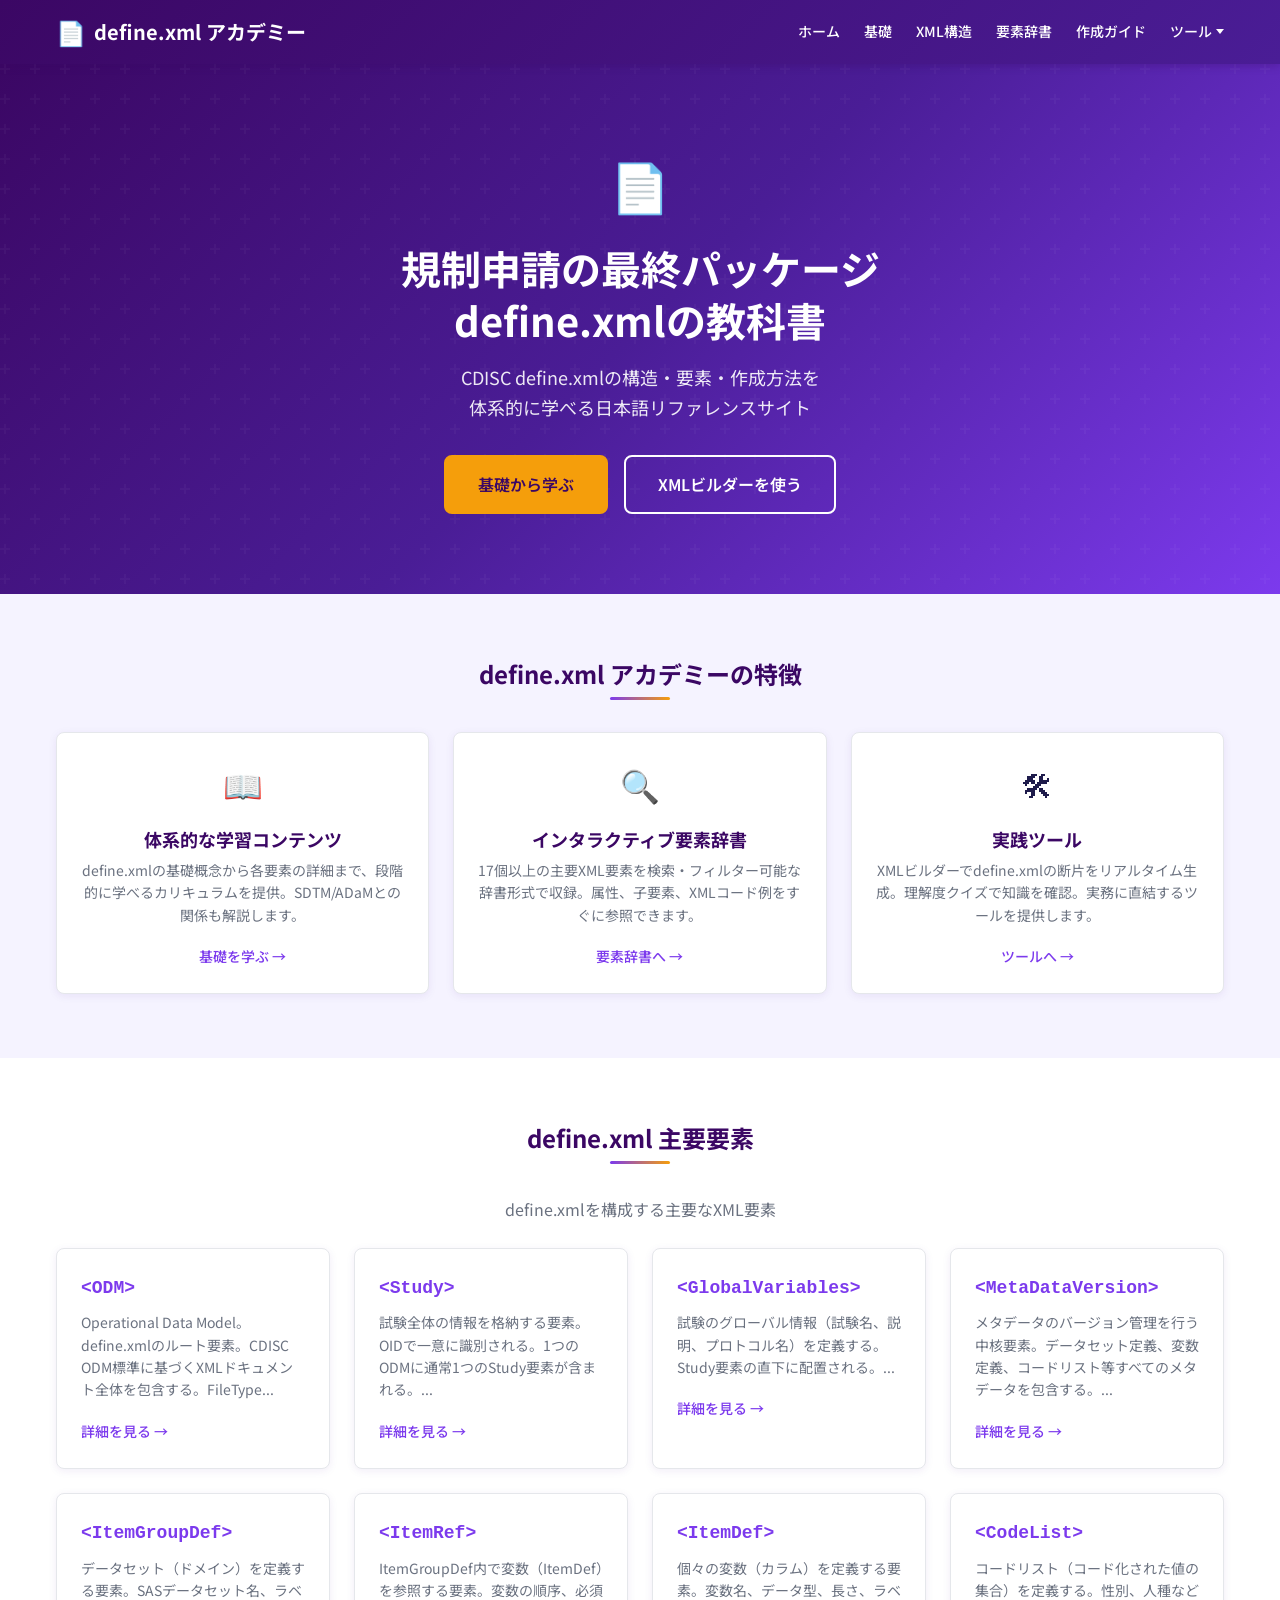
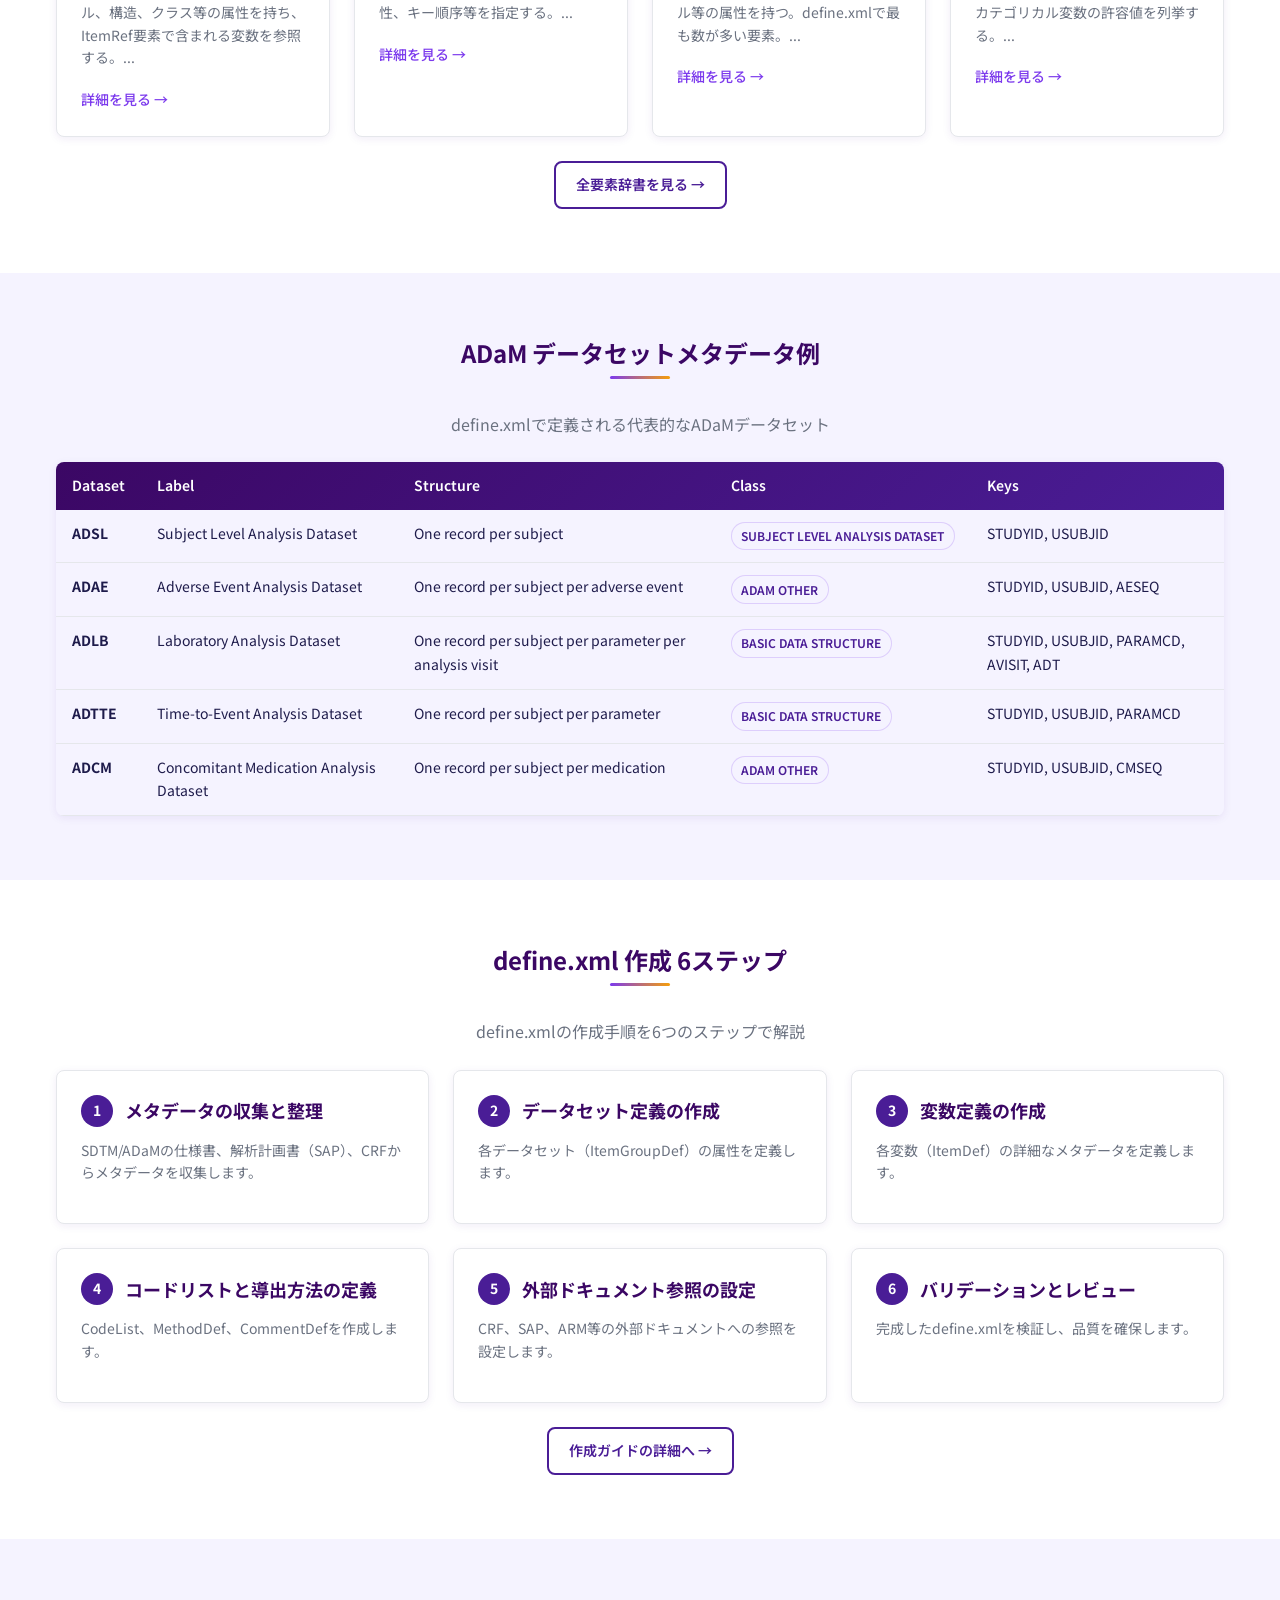
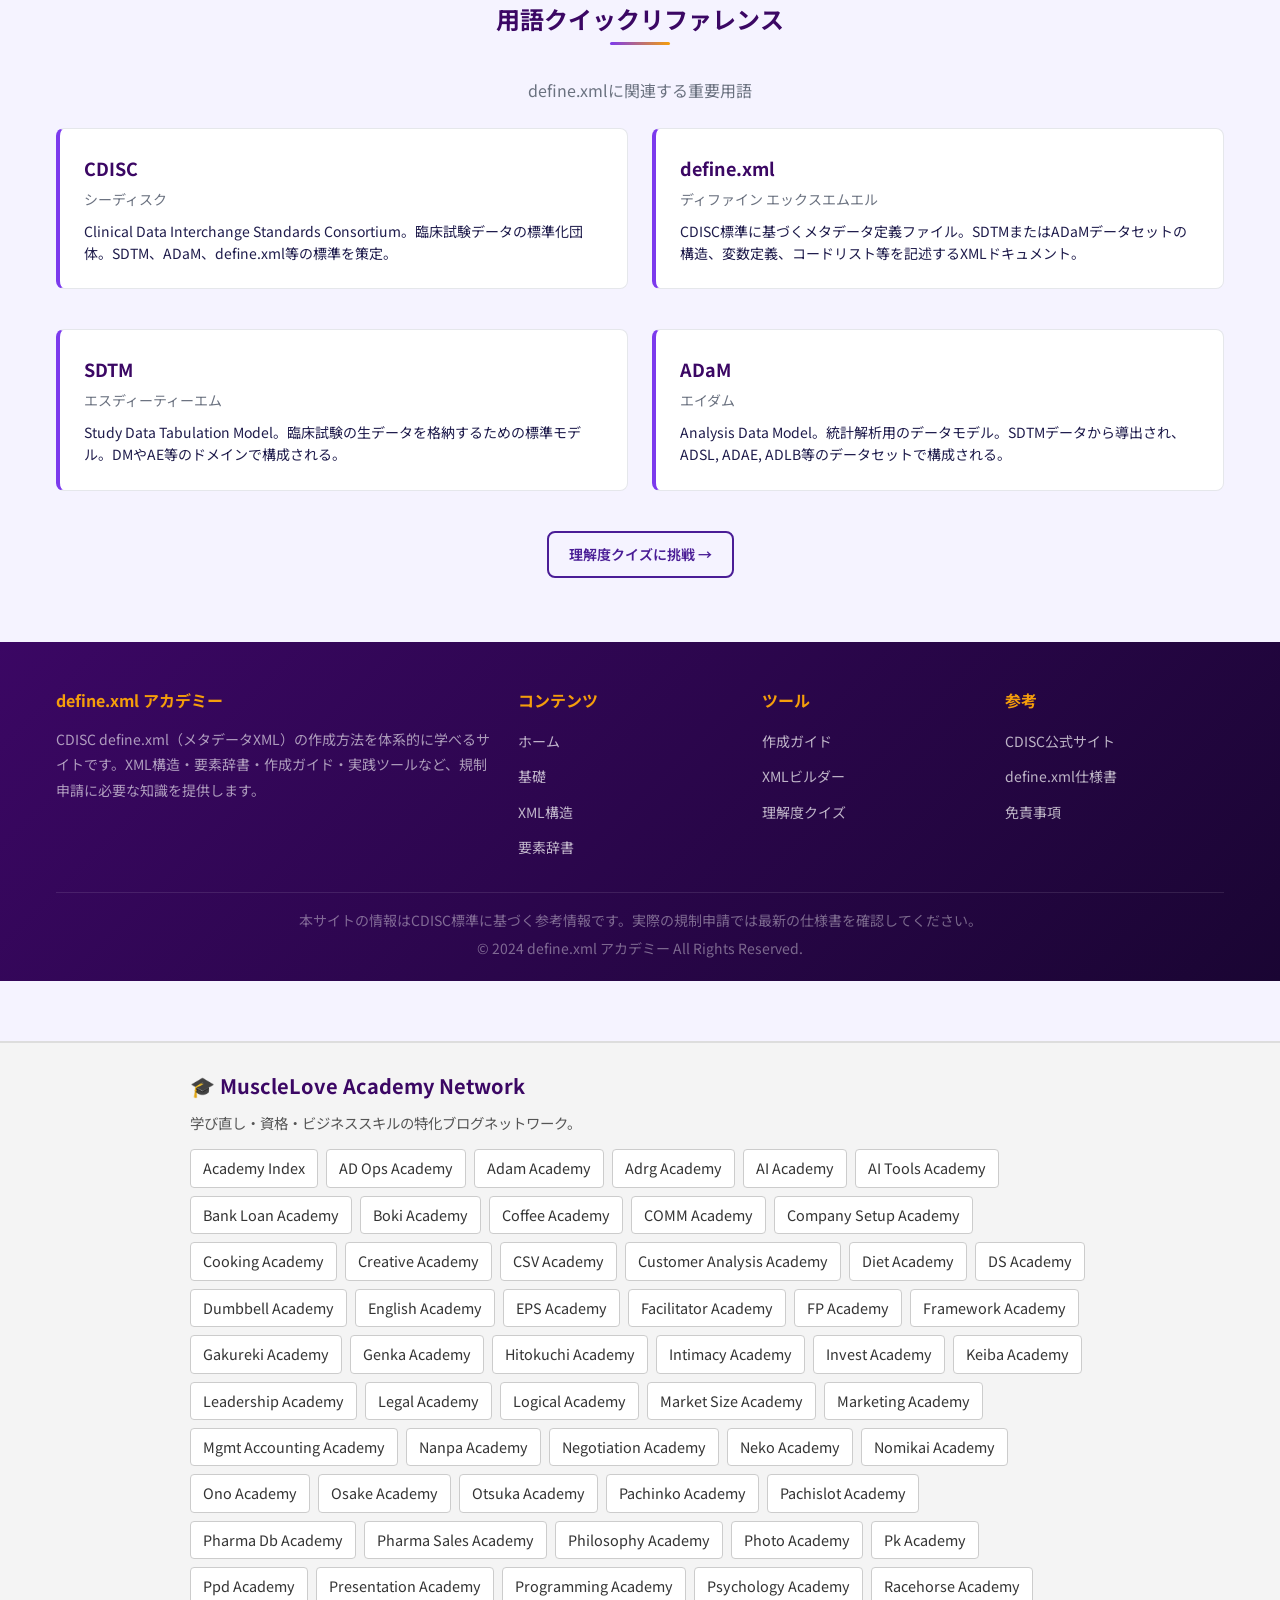
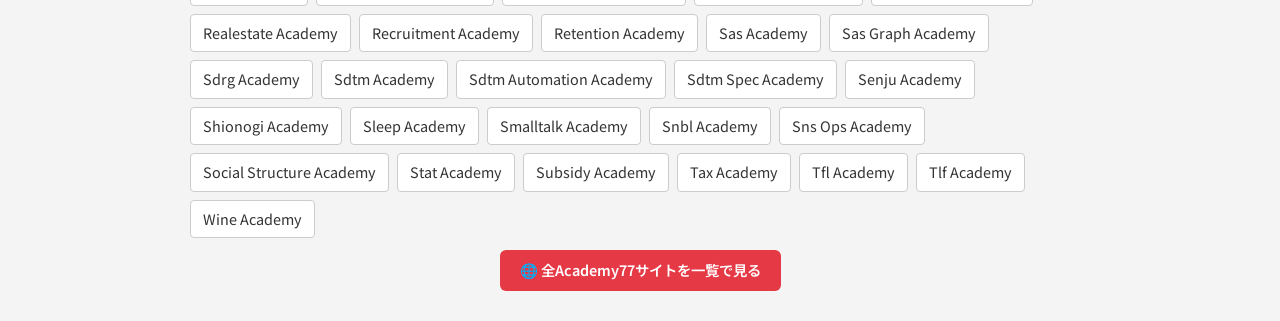
<file: index.html>
<!DOCTYPE html>
<html lang="ja">
<head>
  <meta charset="UTF-8">
  <meta name="viewport" content="width=device-width, initial-scale=1.0">
  <meta name="description" content="define.xmlアカデミー - CDISC define.xml（メタデータXML）の作成方法を体系的に学ぶ。要素辞書・XMLビルダー・クイズで、規制申請の最終パッケージを完全理解。">
    <link rel="canonical" href="https://musclelove-777.github.io/definexml-academy/">
    <meta name="robots" content="index,follow">
    <meta property="og:type" content="website">
    <meta property="og:url" content="https://musclelove-777.github.io/definexml-academy/">
    <meta property="og:title" content="define.xml アカデミー | 規制申請メタデータの教科書">
    <meta property="og:description" content="define.xmlアカデミー - CDISC define.xml（メタデータXML）の作成方法を体系的に学ぶ。要素辞書・XMLビルダー・クイズで、規制申請の最終パッケージを完全理解。">
    <meta property="og:locale" content="ja_JP">
    <meta name="twitter:card" content="summary_large_image">
    <meta name="twitter:title" content="define.xml アカデミー | 規制申請メタデータの教科書">
    <meta name="twitter:description" content="define.xmlアカデミー - CDISC define.xml（メタデータXML）の作成方法を体系的に学ぶ。要素辞書・XMLビルダー・クイズで、規制申請の最終パッケージを完全理解。">
    <script type="application/ld+json">{"@context": "https://schema.org", "@type": "WebSite", "name": "define.xml アカデミー | 規制申請メタデータの教科書", "url": "https://musclelove-777.github.io/definexml-academy/", "description": "define.xmlアカデミー - CDISC define.xml（メタデータXML）の作成方法を体系的に学ぶ。要素辞書・XMLビルダー・クイズで、規制申請の最終パッケージを完全理解。", "inLanguage": "ja"}</script>
  <title>define.xml アカデミー | 規制申請メタデータの教科書</title>

  <!-- Google Fonts -->
  <link rel="preconnect" href="https://fonts.googleapis.com">
  <link rel="preconnect" href="https://fonts.gstatic.com" crossorigin>
  <link href="https://fonts.googleapis.com/css2?family=Noto+Sans+JP:wght@400;500;700&display=swap" rel="stylesheet">

  <!-- CSS -->
  <link rel="stylesheet" href="css/style.css">
<!-- Google tag (gtag.js) -->
<script async src="https://www.googletagmanager.com/gtag/js?id=G-HJLCFVY5TF"></script>
<script>
  window.dataLayer = window.dataLayer || [];
  function gtag(){dataLayer.push(arguments);}
  gtag('js', new Date());
  gtag('config', 'G-HJLCFVY5TF');
</script>
  <meta property="og:image" content="https://musclelove-777.github.io/definexml-academy/og.png">
  <meta property="og:image:width" content="1200">
  <meta property="og:image:height" content="630">
  <meta property="og:image:type" content="image/png">
  <meta name="twitter:image" content="https://musclelove-777.github.io/definexml-academy/og.png">
</head>
<body>

  <!-- ========== ヘッダー ========== -->
  <header class="site-header">
    <div class="container header-inner">
      <a href="index.html" class="site-logo">
        <span class="logo-icon">&#x1F4C4;</span>
        <span>define.xml アカデミー</span>
      </a>

      <!-- デスクトップナビ -->
      <nav class="nav-menu" aria-label="メインナビゲーション">
        <a href="index.html">ホーム</a>
        <a href="basics/index.html">基礎</a>
        <a href="structure/index.html">XML構造</a>
        <a href="elements/index.html">要素辞書</a>
        <a href="guide/index.html">作成ガイド</a>
        <div class="nav-dropdown" id="nav-dropdown-tools">
          <span class="nav-dropdown-toggle nav-menu-link">ツール</span>
          <div class="nav-dropdown-menu">
            <a href="tools/builder.html">XMLビルダー</a>
            <a href="tools/quiz.html">理解度クイズ</a>
          </div>
        </div>
      </nav>

      <!-- ハンバーガー -->
      <button class="hamburger" id="hamburger" aria-label="メニューを開く" aria-expanded="false">
        <span></span>
        <span></span>
        <span></span>
      </button>
    </div>

    <!-- モバイルメニュー -->
    <nav class="mobile-menu" id="mobile-menu" aria-label="モバイルナビゲーション">
      <a href="index.html">ホーム</a>
      <a href="basics/index.html">基礎</a>
      <a href="structure/index.html">XML構造</a>
      <a href="elements/index.html">要素辞書</a>
      <a href="guide/index.html">作成ガイド</a>
      <span class="mobile-submenu-label">ツール</span>
      <div class="mobile-submenu">
        <a href="tools/builder.html">XMLビルダー</a>
        <a href="tools/quiz.html">理解度クイズ</a>
      </div>
    </nav>
  </header>

  <!-- ========== メインコンテンツ ========== -->
  <main>

    <!-- ===== ヒーローセクション ===== -->
    <section class="hero">
      <div class="container">
        <span class="hero-icon" aria-hidden="true">&#x1F4C4;</span>
        <h1>規制申請の最終パッケージ<br>define.xmlの教科書</h1>
        <p class="hero-subtitle">CDISC define.xmlの構造・要素・作成方法を<br>体系的に学べる日本語リファレンスサイト</p>
        <div class="hero-buttons">
          <a href="basics/index.html" class="btn btn-primary btn-lg">基礎から学ぶ</a>
          <a href="tools/builder.html" class="btn btn-secondary btn-lg">XMLビルダーを使う</a>
        </div>
      </div>
    </section>

    <!-- ===== 特徴カード（3カラム） ===== -->
    <section class="section fade-in">
      <div class="container">
        <h2 class="section-title">define.xml アカデミーの特徴</h2>
        <div class="grid grid-3">

          <div class="card text-center">
            <div class="card-icon">&#x1F4D6;</div>
            <h3 class="card-title">体系的な学習コンテンツ</h3>
            <p class="card-text">define.xmlの基礎概念から各要素の詳細まで、段階的に学べるカリキュラムを提供。SDTM/ADaMとの関係も解説します。</p>
            <a href="basics/index.html" class="card-link">基礎を学ぶ &rarr;</a>
          </div>

          <div class="card text-center">
            <div class="card-icon">&#x1F50D;</div>
            <h3 class="card-title">インタラクティブ要素辞書</h3>
            <p class="card-text">17個以上の主要XML要素を検索・フィルター可能な辞書形式で収録。属性、子要素、XMLコード例をすぐに参照できます。</p>
            <a href="elements/index.html" class="card-link">要素辞書へ &rarr;</a>
          </div>

          <div class="card text-center">
            <div class="card-icon">&#x1F6E0;</div>
            <h3 class="card-title">実践ツール</h3>
            <p class="card-text">XMLビルダーでdefine.xmlの断片をリアルタイム生成。理解度クイズで知識を確認。実務に直結するツールを提供します。</p>
            <a href="tools/builder.html" class="card-link">ツールへ &rarr;</a>
          </div>

        </div>
      </div>
    </section>

    <!-- ===== 主要要素一覧 ===== -->
    <section class="section fade-in" id="elements" style="background-color: var(--color-white);">
      <div class="container">
        <h2 class="section-title">define.xml 主要要素</h2>
        <p class="text-center text-light mb-4">define.xmlを構成する主要なXML要素</p>

        <div class="grid grid-4" id="element-cards">
          <!-- JS で動的生成 -->
        </div>

        <div class="text-center mt-4">
          <a href="elements/index.html" class="btn btn-outline">全要素辞書を見る &rarr;</a>
        </div>
      </div>
    </section>

    <!-- ===== データセットメタデータ例 ===== -->
    <section class="section fade-in" id="datasets">
      <div class="container">
        <h2 class="section-title">ADaM データセットメタデータ例</h2>
        <p class="text-center text-light mb-4">define.xmlで定義される代表的なADaMデータセット</p>

        <div class="table-responsive">
          <table class="data-table">
            <thead>
              <tr>
                <th>Dataset</th>
                <th>Label</th>
                <th>Structure</th>
                <th>Class</th>
                <th>Keys</th>
              </tr>
            </thead>
            <tbody id="dataset-table-body">
              <!-- JS で動的生成 -->
            </tbody>
          </table>
        </div>
      </div>
    </section>

    <!-- ===== 作成ガイド概要 ===== -->
    <section class="section fade-in" id="guide" style="background-color: var(--color-white);">
      <div class="container">
        <h2 class="section-title">define.xml 作成 6ステップ</h2>
        <p class="text-center text-light mb-4">define.xmlの作成手順を6つのステップで解説</p>

        <div class="grid grid-3" id="guide-cards">
          <!-- JS で動的生成 -->
        </div>

        <div class="text-center mt-4">
          <a href="guide/index.html" class="btn btn-outline">作成ガイドの詳細へ &rarr;</a>
        </div>
      </div>
    </section>

    <!-- ===== 用語クイックリファレンス ===== -->
    <section class="section fade-in" id="glossary">
      <div class="container">
        <h2 class="section-title">用語クイックリファレンス</h2>
        <p class="text-center text-light mb-4">define.xmlに関連する重要用語</p>

        <div class="grid grid-2" id="glossary-cards">
          <!-- JS で動的生成 -->
        </div>

        <div class="text-center mt-4">
          <a href="tools/quiz.html" class="btn btn-outline">理解度クイズに挑戦 &rarr;</a>
        </div>
      </div>
    </section>

  </main>

  <!-- ========== フッター ========== -->
  <footer class="site-footer">
    <div class="container">
      <div class="footer-grid">

        <div class="footer-section">
          <h4>define.xml アカデミー</h4>
          <p class="text-sm" style="color: rgba(255,255,255,0.6); line-height: 1.8;">
            CDISC define.xml（メタデータXML）の作成方法を体系的に学べるサイトです。XML構造・要素辞書・作成ガイド・実践ツールなど、規制申請に必要な知識を提供します。
          </p>
        </div>

        <div class="footer-section">
          <h4>コンテンツ</h4>
          <ul>
            <li><a href="index.html">ホーム</a></li>
            <li><a href="basics/index.html">基礎</a></li>
            <li><a href="structure/index.html">XML構造</a></li>
            <li><a href="elements/index.html">要素辞書</a></li>
          </ul>
        </div>

        <div class="footer-section">
          <h4>ツール</h4>
          <ul>
            <li><a href="guide/index.html">作成ガイド</a></li>
            <li><a href="tools/builder.html">XMLビルダー</a></li>
            <li><a href="tools/quiz.html">理解度クイズ</a></li>
          </ul>
        </div>

        <div class="footer-section">
          <h4>参考</h4>
          <ul>
            <li><a href="#">CDISC公式サイト</a></li>
            <li><a href="#">define.xml仕様書</a></li>
            <li><a href="#">免責事項</a></li>
          </ul>
        </div>

      </div>

      <div class="footer-bottom">
        <p>本サイトの情報はCDISC標準に基づく参考情報です。実際の規制申請では最新の仕様書を確認してください。</p>
        <p>&copy; 2024 define.xml アカデミー All Rights Reserved.</p>
      </div>
    </div>
  </footer>

  <!-- JS -->
  <script src="js/data.js"></script>
  <script src="js/main.js"></script>
<footer class="academy-network" style="margin-top:60px;padding:30px 20px;background:#f4f4f4;border-top:2px solid #ddd;font-size:0.9rem;">
  <div style="max-width:900px;margin:0 auto;">
    <h3 style="margin-bottom:12px;">🎓 MuscleLove Academy Network</h3>
    <p style="margin-bottom:14px;color:#555;">学び直し・資格・ビジネススキルの特化ブログネットワーク。</p>
    <div style="display:flex;flex-wrap:wrap;gap:8px;">
        <a href="https://musclelove-777.github.io/academy-index/" style="padding:6px 12px;background:#fff;border:1px solid #ccc;border-radius:4px;text-decoration:none;color:#333;">Academy Index</a>
        <a href="https://musclelove-777.github.io/ad-ops-academy/" style="padding:6px 12px;background:#fff;border:1px solid #ccc;border-radius:4px;text-decoration:none;color:#333;">AD Ops Academy</a>
        <a href="https://musclelove-777.github.io/adam-academy/" style="padding:6px 12px;background:#fff;border:1px solid #ccc;border-radius:4px;text-decoration:none;color:#333;">Adam Academy</a>
        <a href="https://musclelove-777.github.io/adrg-academy/" style="padding:6px 12px;background:#fff;border:1px solid #ccc;border-radius:4px;text-decoration:none;color:#333;">Adrg Academy</a>
        <a href="https://musclelove-777.github.io/ai-academy/" style="padding:6px 12px;background:#fff;border:1px solid #ccc;border-radius:4px;text-decoration:none;color:#333;">AI Academy</a>
        <a href="https://musclelove-777.github.io/ai-tools-academy/" style="padding:6px 12px;background:#fff;border:1px solid #ccc;border-radius:4px;text-decoration:none;color:#333;">AI Tools Academy</a>
        <a href="https://musclelove-777.github.io/bank-loan-academy/" style="padding:6px 12px;background:#fff;border:1px solid #ccc;border-radius:4px;text-decoration:none;color:#333;">Bank Loan Academy</a>
        <a href="https://musclelove-777.github.io/boki-academy/" style="padding:6px 12px;background:#fff;border:1px solid #ccc;border-radius:4px;text-decoration:none;color:#333;">Boki Academy</a>
        <a href="https://musclelove-777.github.io/coffee-academy/" style="padding:6px 12px;background:#fff;border:1px solid #ccc;border-radius:4px;text-decoration:none;color:#333;">Coffee Academy</a>
        <a href="https://musclelove-777.github.io/comm-academy/" style="padding:6px 12px;background:#fff;border:1px solid #ccc;border-radius:4px;text-decoration:none;color:#333;">COMM Academy</a>
        <a href="https://musclelove-777.github.io/company-setup-academy/" style="padding:6px 12px;background:#fff;border:1px solid #ccc;border-radius:4px;text-decoration:none;color:#333;">Company Setup Academy</a>
        <a href="https://musclelove-777.github.io/cooking-academy/" style="padding:6px 12px;background:#fff;border:1px solid #ccc;border-radius:4px;text-decoration:none;color:#333;">Cooking Academy</a>
        <a href="https://musclelove-777.github.io/creative-academy/" style="padding:6px 12px;background:#fff;border:1px solid #ccc;border-radius:4px;text-decoration:none;color:#333;">Creative Academy</a>
        <a href="https://musclelove-777.github.io/csv-academy/" style="padding:6px 12px;background:#fff;border:1px solid #ccc;border-radius:4px;text-decoration:none;color:#333;">CSV Academy</a>
        <a href="https://musclelove-777.github.io/customer-analysis-academy/" style="padding:6px 12px;background:#fff;border:1px solid #ccc;border-radius:4px;text-decoration:none;color:#333;">Customer Analysis Academy</a>
        <a href="https://musclelove-777.github.io/diet-academy/" style="padding:6px 12px;background:#fff;border:1px solid #ccc;border-radius:4px;text-decoration:none;color:#333;">Diet Academy</a>
        <a href="https://musclelove-777.github.io/ds-academy/" style="padding:6px 12px;background:#fff;border:1px solid #ccc;border-radius:4px;text-decoration:none;color:#333;">DS Academy</a>
        <a href="https://musclelove-777.github.io/dumbbell-academy/" style="padding:6px 12px;background:#fff;border:1px solid #ccc;border-radius:4px;text-decoration:none;color:#333;">Dumbbell Academy</a>
        <a href="https://musclelove-777.github.io/english-academy/" style="padding:6px 12px;background:#fff;border:1px solid #ccc;border-radius:4px;text-decoration:none;color:#333;">English Academy</a>
        <a href="https://musclelove-777.github.io/eps-academy/" style="padding:6px 12px;background:#fff;border:1px solid #ccc;border-radius:4px;text-decoration:none;color:#333;">EPS Academy</a>
        <a href="https://musclelove-777.github.io/facilitator-academy/" style="padding:6px 12px;background:#fff;border:1px solid #ccc;border-radius:4px;text-decoration:none;color:#333;">Facilitator Academy</a>
        <a href="https://musclelove-777.github.io/fp-academy/" style="padding:6px 12px;background:#fff;border:1px solid #ccc;border-radius:4px;text-decoration:none;color:#333;">FP Academy</a>
        <a href="https://musclelove-777.github.io/framework-academy/" style="padding:6px 12px;background:#fff;border:1px solid #ccc;border-radius:4px;text-decoration:none;color:#333;">Framework Academy</a>
        <a href="https://musclelove-777.github.io/gakureki-academy/" style="padding:6px 12px;background:#fff;border:1px solid #ccc;border-radius:4px;text-decoration:none;color:#333;">Gakureki Academy</a>
        <a href="https://musclelove-777.github.io/genka-academy/" style="padding:6px 12px;background:#fff;border:1px solid #ccc;border-radius:4px;text-decoration:none;color:#333;">Genka Academy</a>
        <a href="https://musclelove-777.github.io/hitokuchi-academy/" style="padding:6px 12px;background:#fff;border:1px solid #ccc;border-radius:4px;text-decoration:none;color:#333;">Hitokuchi Academy</a>
        <a href="https://musclelove-777.github.io/intimacy-academy/" style="padding:6px 12px;background:#fff;border:1px solid #ccc;border-radius:4px;text-decoration:none;color:#333;">Intimacy Academy</a>
        <a href="https://musclelove-777.github.io/invest-academy/" style="padding:6px 12px;background:#fff;border:1px solid #ccc;border-radius:4px;text-decoration:none;color:#333;">Invest Academy</a>
        <a href="https://musclelove-777.github.io/keiba-academy/" style="padding:6px 12px;background:#fff;border:1px solid #ccc;border-radius:4px;text-decoration:none;color:#333;">Keiba Academy</a>
        <a href="https://musclelove-777.github.io/leadership-academy/" style="padding:6px 12px;background:#fff;border:1px solid #ccc;border-radius:4px;text-decoration:none;color:#333;">Leadership Academy</a>
        <a href="https://musclelove-777.github.io/legal-academy/" style="padding:6px 12px;background:#fff;border:1px solid #ccc;border-radius:4px;text-decoration:none;color:#333;">Legal Academy</a>
        <a href="https://musclelove-777.github.io/logical-academy/" style="padding:6px 12px;background:#fff;border:1px solid #ccc;border-radius:4px;text-decoration:none;color:#333;">Logical Academy</a>
        <a href="https://musclelove-777.github.io/market-size-academy/" style="padding:6px 12px;background:#fff;border:1px solid #ccc;border-radius:4px;text-decoration:none;color:#333;">Market Size Academy</a>
        <a href="https://musclelove-777.github.io/marketing-academy/" style="padding:6px 12px;background:#fff;border:1px solid #ccc;border-radius:4px;text-decoration:none;color:#333;">Marketing Academy</a>
        <a href="https://musclelove-777.github.io/mgmt-accounting-academy/" style="padding:6px 12px;background:#fff;border:1px solid #ccc;border-radius:4px;text-decoration:none;color:#333;">Mgmt Accounting Academy</a>
        <a href="https://musclelove-777.github.io/nanpa-academy/" style="padding:6px 12px;background:#fff;border:1px solid #ccc;border-radius:4px;text-decoration:none;color:#333;">Nanpa Academy</a>
        <a href="https://musclelove-777.github.io/negotiation-academy/" style="padding:6px 12px;background:#fff;border:1px solid #ccc;border-radius:4px;text-decoration:none;color:#333;">Negotiation Academy</a>
        <a href="https://musclelove-777.github.io/neko-academy/" style="padding:6px 12px;background:#fff;border:1px solid #ccc;border-radius:4px;text-decoration:none;color:#333;">Neko Academy</a>
        <a href="https://musclelove-777.github.io/nomikai-academy/" style="padding:6px 12px;background:#fff;border:1px solid #ccc;border-radius:4px;text-decoration:none;color:#333;">Nomikai Academy</a>
        <a href="https://musclelove-777.github.io/ono-academy/" style="padding:6px 12px;background:#fff;border:1px solid #ccc;border-radius:4px;text-decoration:none;color:#333;">Ono Academy</a>
        <a href="https://musclelove-777.github.io/osake-academy/" style="padding:6px 12px;background:#fff;border:1px solid #ccc;border-radius:4px;text-decoration:none;color:#333;">Osake Academy</a>
        <a href="https://musclelove-777.github.io/otsuka-academy/" style="padding:6px 12px;background:#fff;border:1px solid #ccc;border-radius:4px;text-decoration:none;color:#333;">Otsuka Academy</a>
        <a href="https://musclelove-777.github.io/pachinko-academy/" style="padding:6px 12px;background:#fff;border:1px solid #ccc;border-radius:4px;text-decoration:none;color:#333;">Pachinko Academy</a>
        <a href="https://musclelove-777.github.io/pachislot-academy/" style="padding:6px 12px;background:#fff;border:1px solid #ccc;border-radius:4px;text-decoration:none;color:#333;">Pachislot Academy</a>
        <a href="https://musclelove-777.github.io/pharma-db-academy/" style="padding:6px 12px;background:#fff;border:1px solid #ccc;border-radius:4px;text-decoration:none;color:#333;">Pharma Db Academy</a>
        <a href="https://musclelove-777.github.io/pharma-sales-academy/" style="padding:6px 12px;background:#fff;border:1px solid #ccc;border-radius:4px;text-decoration:none;color:#333;">Pharma Sales Academy</a>
        <a href="https://musclelove-777.github.io/philosophy-academy/" style="padding:6px 12px;background:#fff;border:1px solid #ccc;border-radius:4px;text-decoration:none;color:#333;">Philosophy Academy</a>
        <a href="https://musclelove-777.github.io/photo-academy/" style="padding:6px 12px;background:#fff;border:1px solid #ccc;border-radius:4px;text-decoration:none;color:#333;">Photo Academy</a>
        <a href="https://musclelove-777.github.io/pk-academy/" style="padding:6px 12px;background:#fff;border:1px solid #ccc;border-radius:4px;text-decoration:none;color:#333;">Pk Academy</a>
        <a href="https://musclelove-777.github.io/ppd-academy/" style="padding:6px 12px;background:#fff;border:1px solid #ccc;border-radius:4px;text-decoration:none;color:#333;">Ppd Academy</a>
        <a href="https://musclelove-777.github.io/presentation-academy/" style="padding:6px 12px;background:#fff;border:1px solid #ccc;border-radius:4px;text-decoration:none;color:#333;">Presentation Academy</a>
        <a href="https://musclelove-777.github.io/programming-academy/" style="padding:6px 12px;background:#fff;border:1px solid #ccc;border-radius:4px;text-decoration:none;color:#333;">Programming Academy</a>
        <a href="https://musclelove-777.github.io/psychology-academy/" style="padding:6px 12px;background:#fff;border:1px solid #ccc;border-radius:4px;text-decoration:none;color:#333;">Psychology Academy</a>
        <a href="https://musclelove-777.github.io/racehorse-academy/" style="padding:6px 12px;background:#fff;border:1px solid #ccc;border-radius:4px;text-decoration:none;color:#333;">Racehorse Academy</a>
        <a href="https://musclelove-777.github.io/realestate-academy/" style="padding:6px 12px;background:#fff;border:1px solid #ccc;border-radius:4px;text-decoration:none;color:#333;">Realestate Academy</a>
        <a href="https://musclelove-777.github.io/recruitment-academy/" style="padding:6px 12px;background:#fff;border:1px solid #ccc;border-radius:4px;text-decoration:none;color:#333;">Recruitment Academy</a>
        <a href="https://musclelove-777.github.io/retention-academy/" style="padding:6px 12px;background:#fff;border:1px solid #ccc;border-radius:4px;text-decoration:none;color:#333;">Retention Academy</a>
        <a href="https://musclelove-777.github.io/sas-academy/" style="padding:6px 12px;background:#fff;border:1px solid #ccc;border-radius:4px;text-decoration:none;color:#333;">Sas Academy</a>
        <a href="https://musclelove-777.github.io/sas-graph-academy/" style="padding:6px 12px;background:#fff;border:1px solid #ccc;border-radius:4px;text-decoration:none;color:#333;">Sas Graph Academy</a>
        <a href="https://musclelove-777.github.io/sdrg-academy/" style="padding:6px 12px;background:#fff;border:1px solid #ccc;border-radius:4px;text-decoration:none;color:#333;">Sdrg Academy</a>
        <a href="https://musclelove-777.github.io/sdtm-academy/" style="padding:6px 12px;background:#fff;border:1px solid #ccc;border-radius:4px;text-decoration:none;color:#333;">Sdtm Academy</a>
        <a href="https://musclelove-777.github.io/sdtm-automation-academy/" style="padding:6px 12px;background:#fff;border:1px solid #ccc;border-radius:4px;text-decoration:none;color:#333;">Sdtm Automation Academy</a>
        <a href="https://musclelove-777.github.io/sdtm-spec-academy/" style="padding:6px 12px;background:#fff;border:1px solid #ccc;border-radius:4px;text-decoration:none;color:#333;">Sdtm Spec Academy</a>
        <a href="https://musclelove-777.github.io/senju-academy/" style="padding:6px 12px;background:#fff;border:1px solid #ccc;border-radius:4px;text-decoration:none;color:#333;">Senju Academy</a>
        <a href="https://musclelove-777.github.io/shionogi-academy/" style="padding:6px 12px;background:#fff;border:1px solid #ccc;border-radius:4px;text-decoration:none;color:#333;">Shionogi Academy</a>
        <a href="https://musclelove-777.github.io/sleep-academy/" style="padding:6px 12px;background:#fff;border:1px solid #ccc;border-radius:4px;text-decoration:none;color:#333;">Sleep Academy</a>
        <a href="https://musclelove-777.github.io/smalltalk-academy/" style="padding:6px 12px;background:#fff;border:1px solid #ccc;border-radius:4px;text-decoration:none;color:#333;">Smalltalk Academy</a>
        <a href="https://musclelove-777.github.io/snbl-academy/" style="padding:6px 12px;background:#fff;border:1px solid #ccc;border-radius:4px;text-decoration:none;color:#333;">Snbl Academy</a>
        <a href="https://musclelove-777.github.io/sns-ops-academy/" style="padding:6px 12px;background:#fff;border:1px solid #ccc;border-radius:4px;text-decoration:none;color:#333;">Sns Ops Academy</a>
        <a href="https://musclelove-777.github.io/social-structure-academy/" style="padding:6px 12px;background:#fff;border:1px solid #ccc;border-radius:4px;text-decoration:none;color:#333;">Social Structure Academy</a>
        <a href="https://musclelove-777.github.io/stat-academy/" style="padding:6px 12px;background:#fff;border:1px solid #ccc;border-radius:4px;text-decoration:none;color:#333;">Stat Academy</a>
        <a href="https://musclelove-777.github.io/subsidy-academy/" style="padding:6px 12px;background:#fff;border:1px solid #ccc;border-radius:4px;text-decoration:none;color:#333;">Subsidy Academy</a>
        <a href="https://musclelove-777.github.io/tax-academy/" style="padding:6px 12px;background:#fff;border:1px solid #ccc;border-radius:4px;text-decoration:none;color:#333;">Tax Academy</a>
        <a href="https://musclelove-777.github.io/tfl-academy/" style="padding:6px 12px;background:#fff;border:1px solid #ccc;border-radius:4px;text-decoration:none;color:#333;">Tfl Academy</a>
        <a href="https://musclelove-777.github.io/tlf-academy/" style="padding:6px 12px;background:#fff;border:1px solid #ccc;border-radius:4px;text-decoration:none;color:#333;">Tlf Academy</a>
        <a href="https://musclelove-777.github.io/wine-academy/" style="padding:6px 12px;background:#fff;border:1px solid #ccc;border-radius:4px;text-decoration:none;color:#333;">Wine Academy</a>
    </div>
  </div>

    <!-- __PORTAL_BUTTON__ -->
    <div style="margin-top:12px;text-align:center;">
      <a href="https://musclelove-777.github.io/network/academy/" style="display:inline-block;padding:8px 20px;background:#e63946;color:#fff;border-radius:6px;font-weight:600;text-decoration:none;">🌐 全Academy77サイトを一覧で見る</a>
    </div>
  </footer>
</body>
</html>
</file>
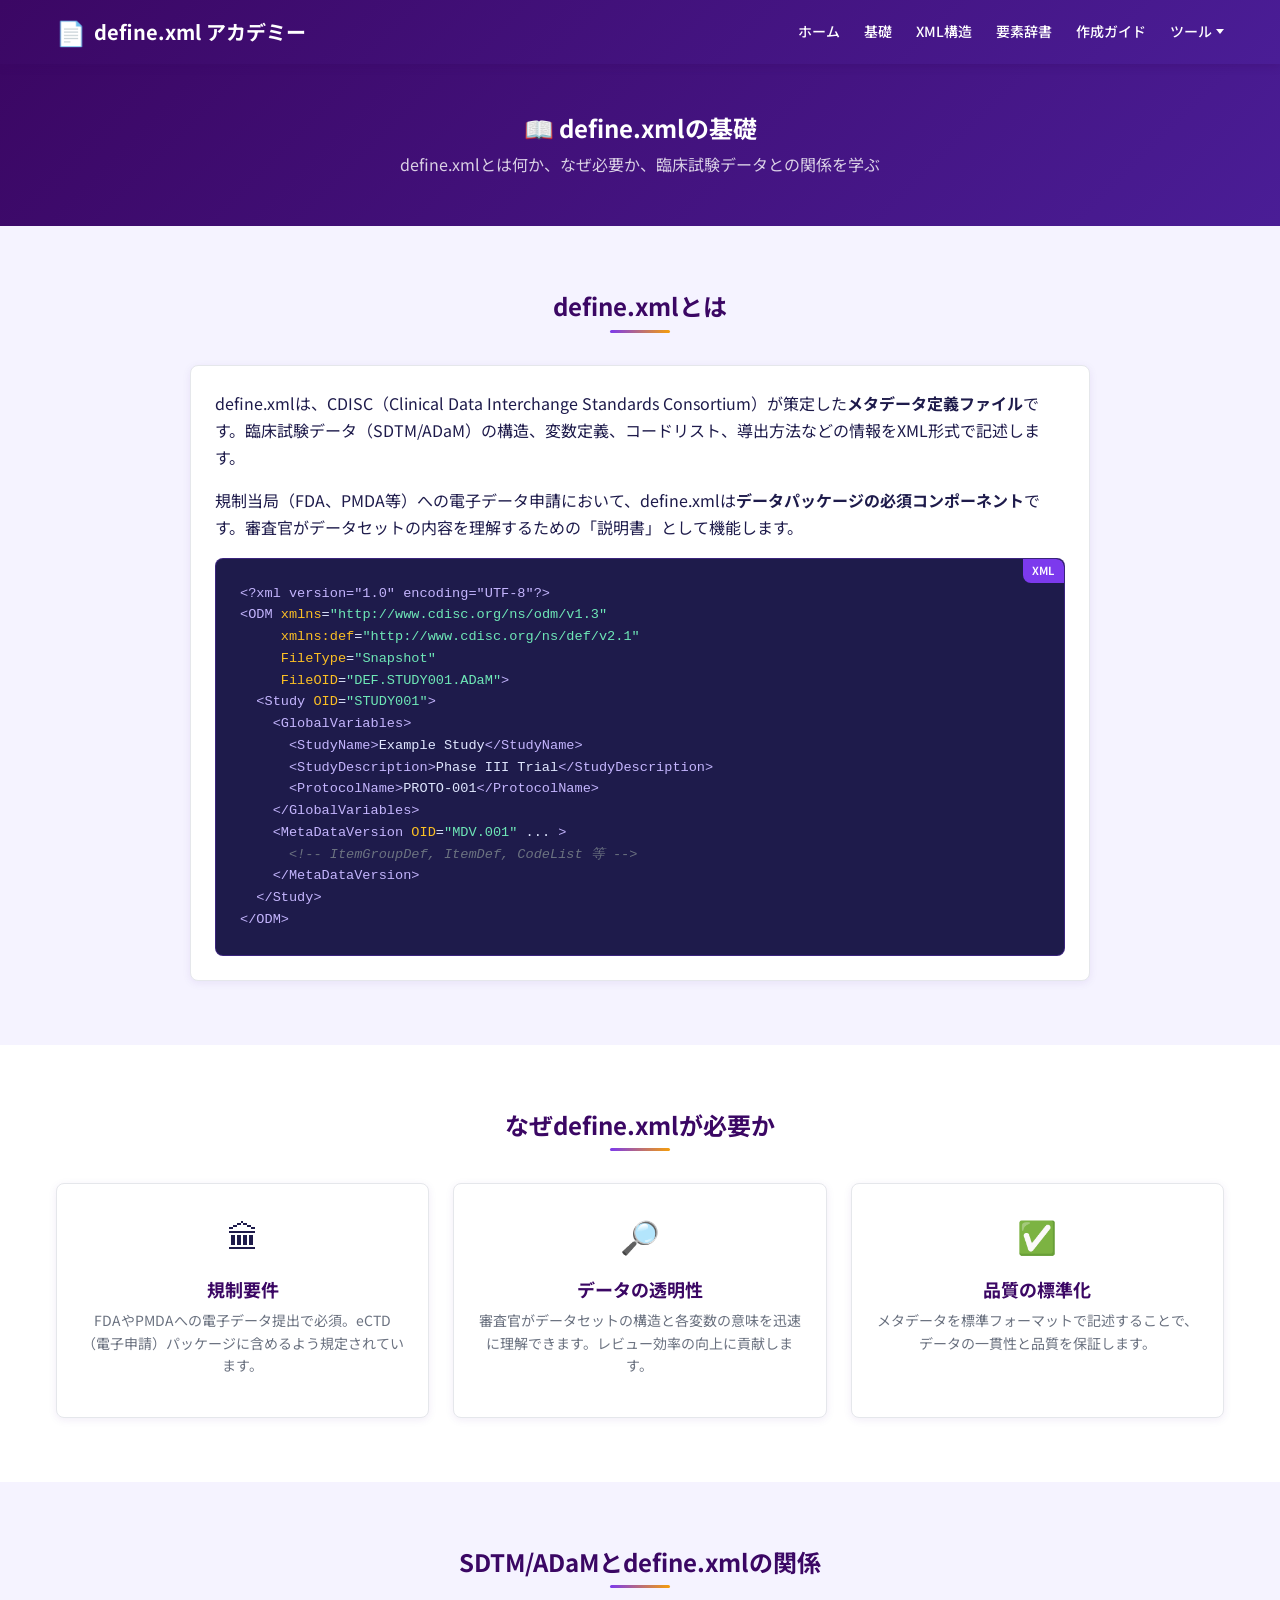
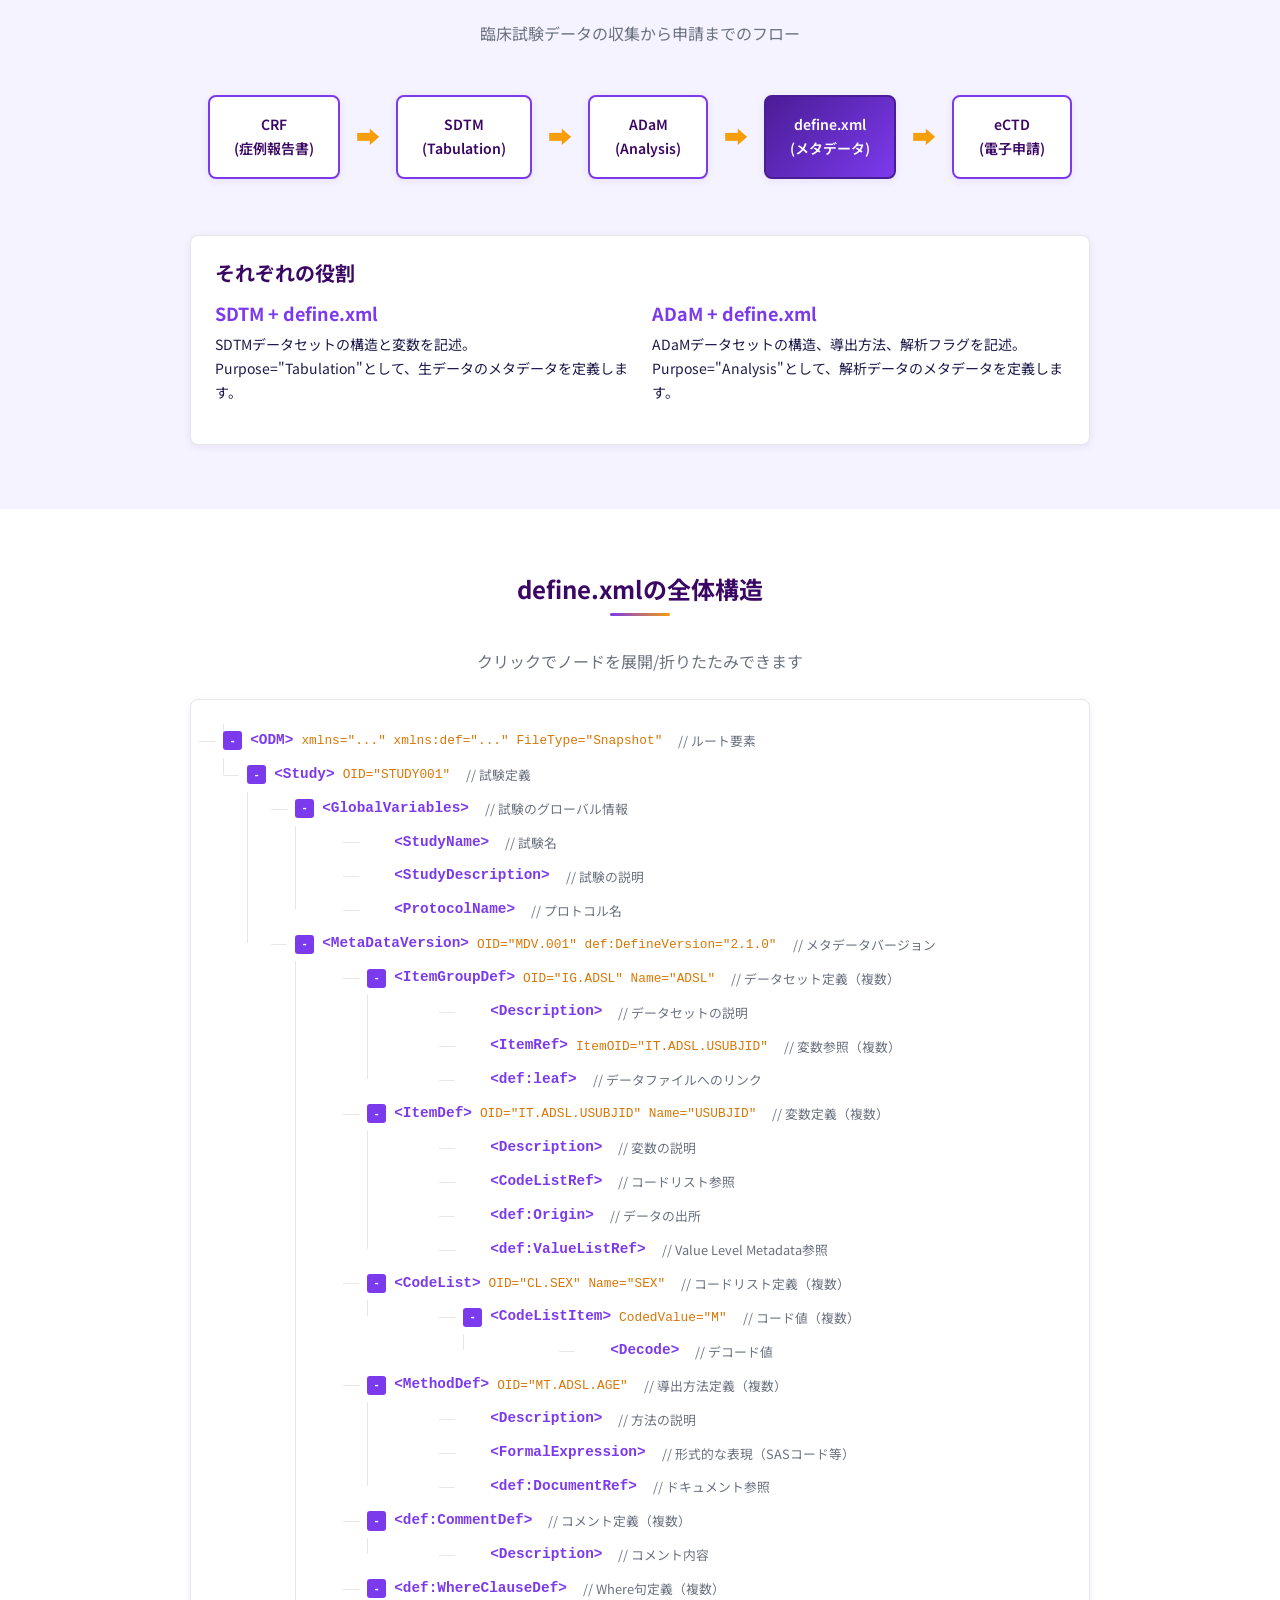
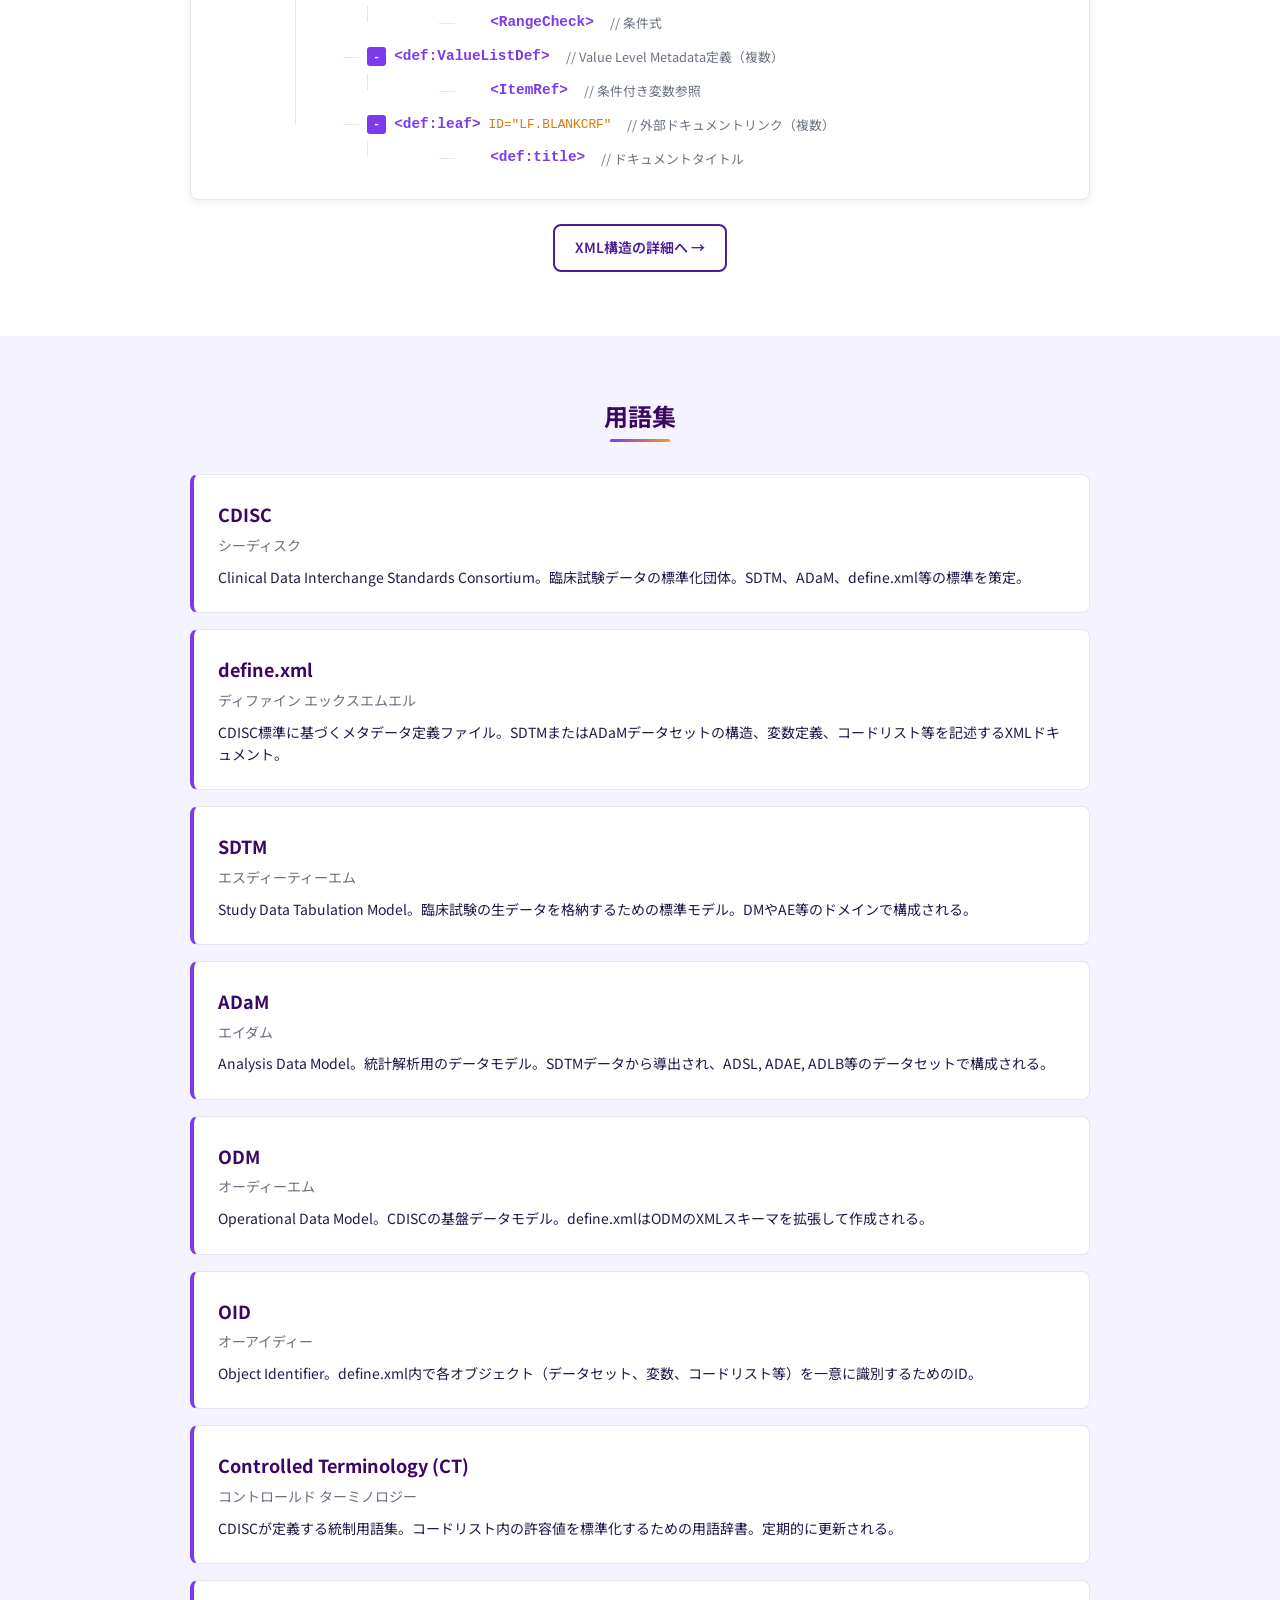
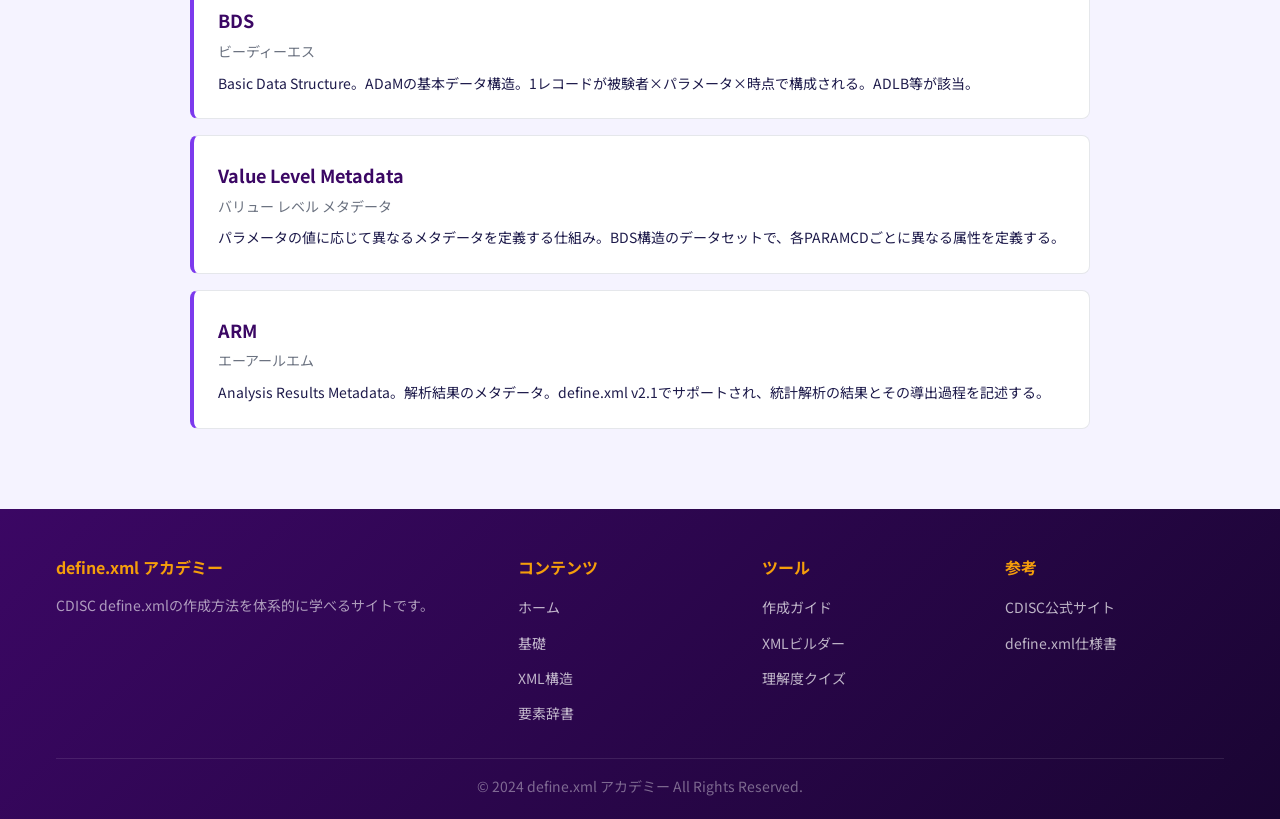
<file: basics/index.html>
<!DOCTYPE html>
<html lang="ja">
<head>
  <meta charset="UTF-8">
  <meta name="viewport" content="width=device-width, initial-scale=1.0">
  <meta name="description" content="define.xmlの基礎 - define.xmlとは何か、なぜ必要か、SDTM/ADaMとの関係を解説。">
  <title>基礎 | define.xml アカデミー</title>
  <link rel="preconnect" href="https://fonts.googleapis.com">
  <link rel="preconnect" href="https://fonts.gstatic.com" crossorigin>
  <link href="https://fonts.googleapis.com/css2?family=Noto+Sans+JP:wght@400;500;700&display=swap" rel="stylesheet">
  <link rel="stylesheet" href="../css/style.css">
<!-- Google tag (gtag.js) -->
<script async src="https://www.googletagmanager.com/gtag/js?id=G-HJLCFVY5TF"></script>
<script>
  window.dataLayer = window.dataLayer || [];
  function gtag(){dataLayer.push(arguments);}
  gtag('js', new Date());
  gtag('config', 'G-HJLCFVY5TF');
</script>
</head>
<body>

  <!-- ヘッダー -->
  <header class="site-header">
    <div class="container header-inner">
      <a href="../index.html" class="site-logo">
        <span class="logo-icon">&#x1F4C4;</span>
        <span>define.xml アカデミー</span>
      </a>
      <nav class="nav-menu" aria-label="メインナビゲーション">
        <a href="../index.html">ホーム</a>
        <a href="../basics/index.html">基礎</a>
        <a href="../structure/index.html">XML構造</a>
        <a href="../elements/index.html">要素辞書</a>
        <a href="../guide/index.html">作成ガイド</a>
        <div class="nav-dropdown" id="nav-dropdown-tools">
          <span class="nav-dropdown-toggle nav-menu-link">ツール</span>
          <div class="nav-dropdown-menu">
            <a href="../tools/builder.html">XMLビルダー</a>
            <a href="../tools/quiz.html">理解度クイズ</a>
          </div>
        </div>
      </nav>
      <button class="hamburger" id="hamburger" aria-label="メニューを開く" aria-expanded="false">
        <span></span><span></span><span></span>
      </button>
    </div>
    <nav class="mobile-menu" id="mobile-menu" aria-label="モバイルナビゲーション">
      <a href="../index.html">ホーム</a>
      <a href="../basics/index.html">基礎</a>
      <a href="../structure/index.html">XML構造</a>
      <a href="../elements/index.html">要素辞書</a>
      <a href="../guide/index.html">作成ガイド</a>
      <span class="mobile-submenu-label">ツール</span>
      <div class="mobile-submenu">
        <a href="../tools/builder.html">XMLビルダー</a>
        <a href="../tools/quiz.html">理解度クイズ</a>
      </div>
    </nav>
  </header>

  <main>
    <!-- ページヘッダー -->
    <section class="page-header">
      <div class="container">
        <h1>&#x1F4D6; define.xmlの基礎</h1>
        <p>define.xmlとは何か、なぜ必要か、臨床試験データとの関係を学ぶ</p>
      </div>
    </section>

    <!-- define.xmlとは -->
    <section class="section fade-in" id="what-is">
      <div class="container">
        <h2 class="section-title">define.xmlとは</h2>
        <div class="card" style="max-width: 900px; margin: 0 auto;">
          <p>define.xmlは、CDISC（Clinical Data Interchange Standards Consortium）が策定した<strong>メタデータ定義ファイル</strong>です。臨床試験データ（SDTM/ADaM）の構造、変数定義、コードリスト、導出方法などの情報をXML形式で記述します。</p>
          <p>規制当局（FDA、PMDA等）への電子データ申請において、define.xmlは<strong>データパッケージの必須コンポーネント</strong>です。審査官がデータセットの内容を理解するための「説明書」として機能します。</p>
          <div class="xml-code" style="margin-top: 1rem;">
            <pre id="sample-xml"></pre>
          </div>
        </div>
      </div>
    </section>

    <!-- なぜ必要か -->
    <section class="section fade-in" id="why-needed" style="background-color: var(--color-white);">
      <div class="container">
        <h2 class="section-title">なぜdefine.xmlが必要か</h2>
        <div class="grid grid-3">
          <div class="card text-center">
            <div class="card-icon">&#x1F3DB;</div>
            <h3 class="card-title">規制要件</h3>
            <p class="card-text">FDAやPMDAへの電子データ提出で必須。eCTD（電子申請）パッケージに含めるよう規定されています。</p>
          </div>
          <div class="card text-center">
            <div class="card-icon">&#x1F50E;</div>
            <h3 class="card-title">データの透明性</h3>
            <p class="card-text">審査官がデータセットの構造と各変数の意味を迅速に理解できます。レビュー効率の向上に貢献します。</p>
          </div>
          <div class="card text-center">
            <div class="card-icon">&#x2705;</div>
            <h3 class="card-title">品質の標準化</h3>
            <p class="card-text">メタデータを標準フォーマットで記述することで、データの一貫性と品質を保証します。</p>
          </div>
        </div>
      </div>
    </section>

    <!-- SDTM/ADaMとの関係 -->
    <section class="section fade-in" id="relationship">
      <div class="container">
        <h2 class="section-title">SDTM/ADaMとdefine.xmlの関係</h2>
        <p class="text-center text-light mb-4">臨床試験データの収集から申請までのフロー</p>

        <div class="flow-diagram" id="flow-diagram">
          <!-- JS で動的生成 -->
        </div>

        <div class="card" style="max-width: 900px; margin: 2rem auto 0;">
          <h3>それぞれの役割</h3>
          <div class="grid grid-2" style="margin-top: 1rem;">
            <div>
              <h4 style="color: var(--color-primary-light);">SDTM + define.xml</h4>
              <p class="text-sm">SDTMデータセットの構造と変数を記述。Purpose="Tabulation"として、生データのメタデータを定義します。</p>
            </div>
            <div>
              <h4 style="color: var(--color-primary-light);">ADaM + define.xml</h4>
              <p class="text-sm">ADaMデータセットの構造、導出方法、解析フラグを記述。Purpose="Analysis"として、解析データのメタデータを定義します。</p>
            </div>
          </div>
        </div>
      </div>
    </section>

    <!-- 全体構造ツリー -->
    <section class="section fade-in" id="tree" style="background-color: var(--color-white);">
      <div class="container">
        <h2 class="section-title">define.xmlの全体構造</h2>
        <p class="text-center text-light mb-4">クリックでノードを展開/折りたたみできます</p>

        <div class="card" style="max-width: 900px; margin: 0 auto; overflow-x: auto;">
          <div class="xml-tree" id="xml-tree-basics">
            <!-- JS で動的生成 -->
          </div>
        </div>

        <div class="text-center mt-4">
          <a href="../structure/index.html" class="btn btn-outline">XML構造の詳細へ &rarr;</a>
        </div>
      </div>
    </section>

    <!-- 用語集 -->
    <section class="section fade-in" id="glossary">
      <div class="container">
        <h2 class="section-title">用語集</h2>
        <div id="glossary-list" style="max-width: 900px; margin: 0 auto;">
          <!-- JS で動的生成 -->
        </div>
      </div>
    </section>

  </main>

  <!-- フッター -->
  <footer class="site-footer">
    <div class="container">
      <div class="footer-grid">
        <div class="footer-section">
          <h4>define.xml アカデミー</h4>
          <p class="text-sm" style="color: rgba(255,255,255,0.6); line-height: 1.8;">CDISC define.xmlの作成方法を体系的に学べるサイトです。</p>
        </div>
        <div class="footer-section">
          <h4>コンテンツ</h4>
          <ul>
            <li><a href="../index.html">ホーム</a></li>
            <li><a href="../basics/index.html">基礎</a></li>
            <li><a href="../structure/index.html">XML構造</a></li>
            <li><a href="../elements/index.html">要素辞書</a></li>
          </ul>
        </div>
        <div class="footer-section">
          <h4>ツール</h4>
          <ul>
            <li><a href="../guide/index.html">作成ガイド</a></li>
            <li><a href="../tools/builder.html">XMLビルダー</a></li>
            <li><a href="../tools/quiz.html">理解度クイズ</a></li>
          </ul>
        </div>
        <div class="footer-section">
          <h4>参考</h4>
          <ul>
            <li><a href="#">CDISC公式サイト</a></li>
            <li><a href="#">define.xml仕様書</a></li>
          </ul>
        </div>
      </div>
      <div class="footer-bottom">
        <p>&copy; 2024 define.xml アカデミー All Rights Reserved.</p>
      </div>
    </div>
  </footer>

  <script src="../js/data.js"></script>
  <script src="../js/main.js"></script>
  <script src="../js/basics.js"></script>
</body>
</html>
</file>
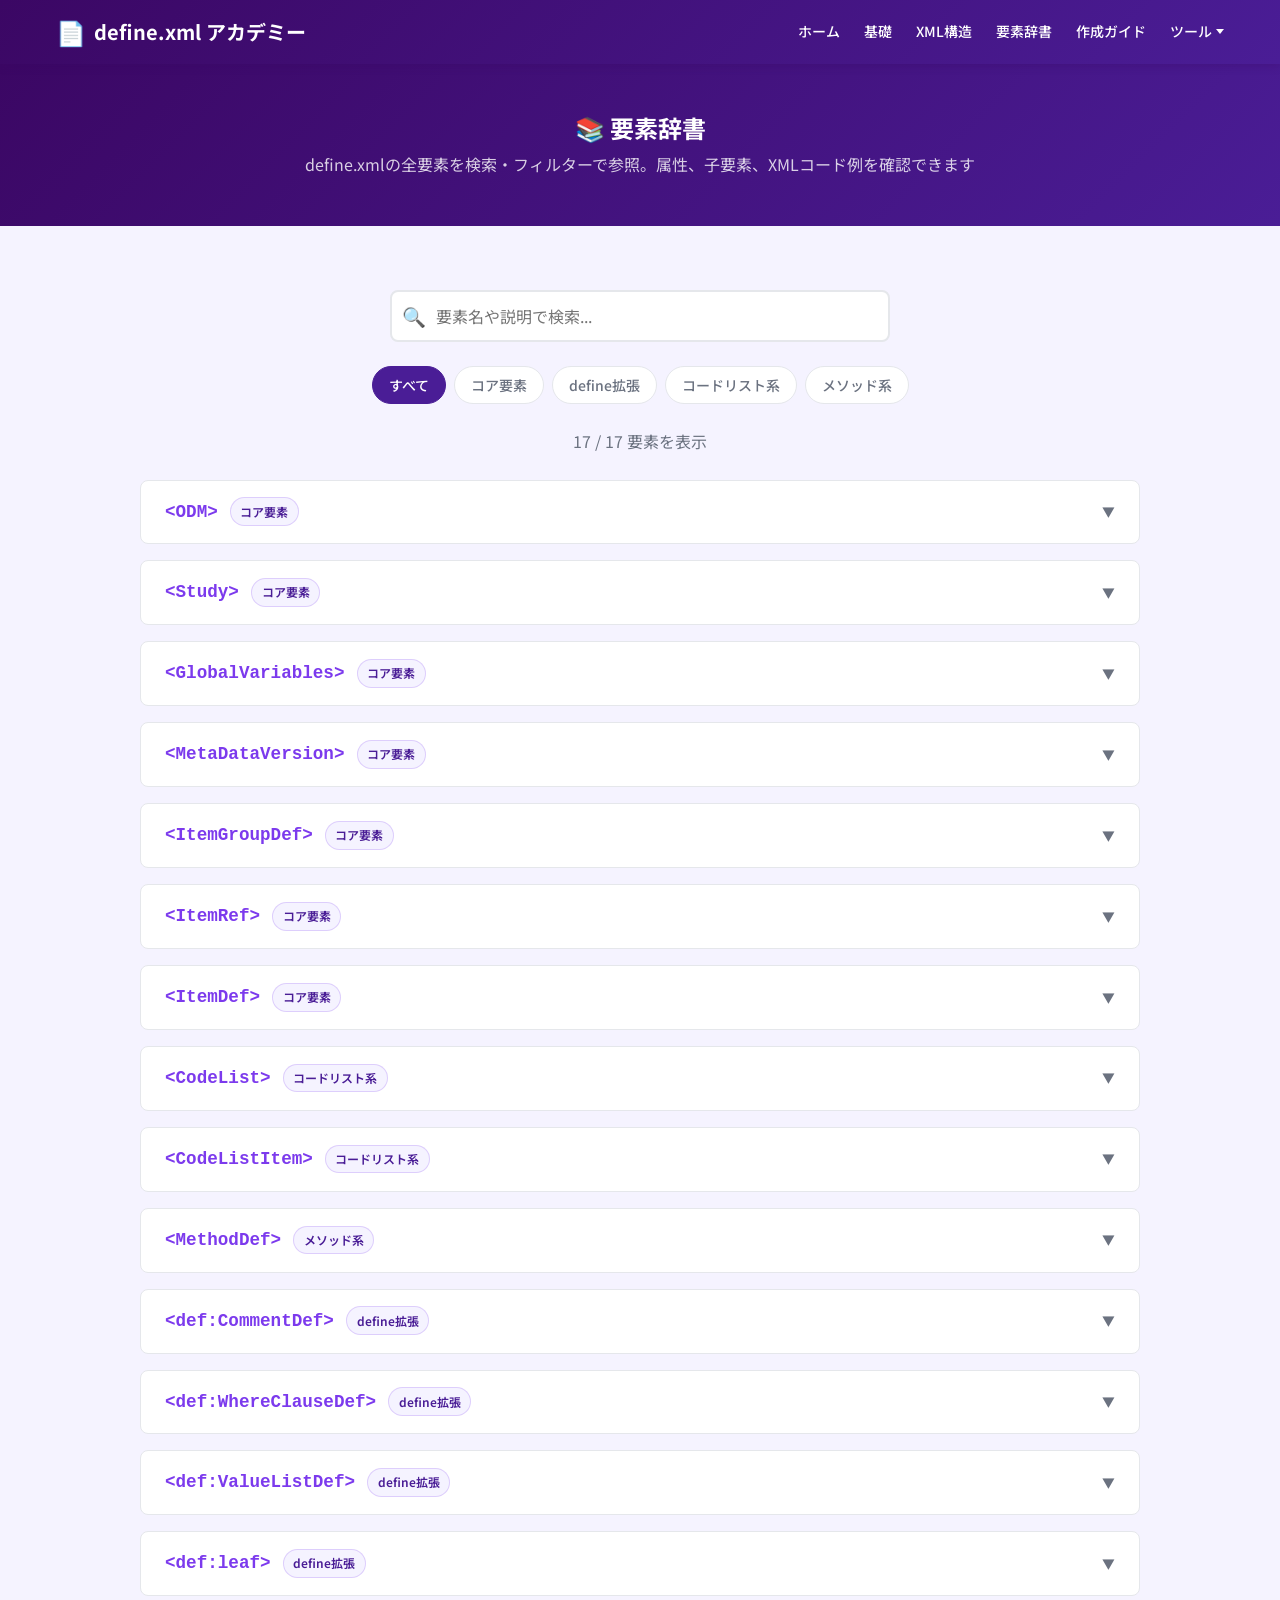
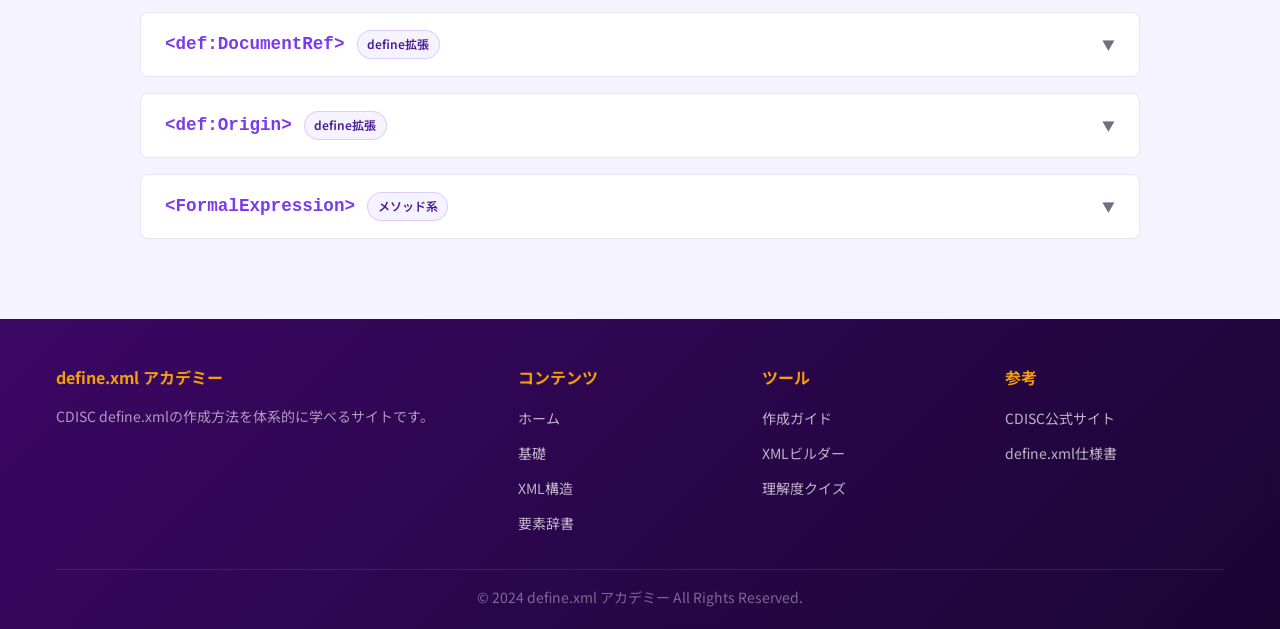
<file: elements/index.html>
<!DOCTYPE html>
<html lang="ja">
<head>
  <meta charset="UTF-8">
  <meta name="viewport" content="width=device-width, initial-scale=1.0">
  <meta name="description" content="define.xml要素辞書 - 全要素の属性、子要素、使用例を検索・フィルターで参照。">
  <title>要素辞書 | define.xml アカデミー</title>
  <link rel="preconnect" href="https://fonts.googleapis.com">
  <link rel="preconnect" href="https://fonts.gstatic.com" crossorigin>
  <link href="https://fonts.googleapis.com/css2?family=Noto+Sans+JP:wght@400;500;700&display=swap" rel="stylesheet">
  <link rel="stylesheet" href="../css/style.css">
<!-- Google tag (gtag.js) -->
<script async src="https://www.googletagmanager.com/gtag/js?id=G-HJLCFVY5TF"></script>
<script>
  window.dataLayer = window.dataLayer || [];
  function gtag(){dataLayer.push(arguments);}
  gtag('js', new Date());
  gtag('config', 'G-HJLCFVY5TF');
</script>
</head>
<body>

  <!-- ヘッダー -->
  <header class="site-header">
    <div class="container header-inner">
      <a href="../index.html" class="site-logo">
        <span class="logo-icon">&#x1F4C4;</span>
        <span>define.xml アカデミー</span>
      </a>
      <nav class="nav-menu" aria-label="メインナビゲーション">
        <a href="../index.html">ホーム</a>
        <a href="../basics/index.html">基礎</a>
        <a href="../structure/index.html">XML構造</a>
        <a href="../elements/index.html">要素辞書</a>
        <a href="../guide/index.html">作成ガイド</a>
        <div class="nav-dropdown" id="nav-dropdown-tools">
          <span class="nav-dropdown-toggle nav-menu-link">ツール</span>
          <div class="nav-dropdown-menu">
            <a href="../tools/builder.html">XMLビルダー</a>
            <a href="../tools/quiz.html">理解度クイズ</a>
          </div>
        </div>
      </nav>
      <button class="hamburger" id="hamburger" aria-label="メニューを開く" aria-expanded="false">
        <span></span><span></span><span></span>
      </button>
    </div>
    <nav class="mobile-menu" id="mobile-menu" aria-label="モバイルナビゲーション">
      <a href="../index.html">ホーム</a>
      <a href="../basics/index.html">基礎</a>
      <a href="../structure/index.html">XML構造</a>
      <a href="../elements/index.html">要素辞書</a>
      <a href="../guide/index.html">作成ガイド</a>
      <span class="mobile-submenu-label">ツール</span>
      <div class="mobile-submenu">
        <a href="../tools/builder.html">XMLビルダー</a>
        <a href="../tools/quiz.html">理解度クイズ</a>
      </div>
    </nav>
  </header>

  <main>
    <section class="page-header">
      <div class="container">
        <h1>&#x1F4DA; 要素辞書</h1>
        <p>define.xmlの全要素を検索・フィルターで参照。属性、子要素、XMLコード例を確認できます</p>
      </div>
    </section>

    <section class="section">
      <div class="container">
        <!-- 検索 -->
        <div class="search-box">
          <span class="search-icon">&#x1F50D;</span>
          <input type="text" class="search-input" id="element-search" placeholder="要素名や説明で検索...">
        </div>

        <!-- フィルタータブ -->
        <div class="filter-tabs" id="element-filters">
          <button class="filter-tab active" data-filter="all">すべて</button>
          <button class="filter-tab" data-filter="core">コア要素</button>
          <button class="filter-tab" data-filter="define">define拡張</button>
          <button class="filter-tab" data-filter="codelist">コードリスト系</button>
          <button class="filter-tab" data-filter="method">メソッド系</button>
        </div>

        <!-- 要素数表示 -->
        <p class="text-center text-light mb-4" id="element-count"></p>

        <!-- 要素リスト -->
        <div id="elements-list" style="max-width: 1000px; margin: 0 auto;">
          <!-- JS で動的生成 -->
        </div>
      </div>
    </section>
  </main>

  <!-- フッター -->
  <footer class="site-footer">
    <div class="container">
      <div class="footer-grid">
        <div class="footer-section">
          <h4>define.xml アカデミー</h4>
          <p class="text-sm" style="color: rgba(255,255,255,0.6); line-height: 1.8;">CDISC define.xmlの作成方法を体系的に学べるサイトです。</p>
        </div>
        <div class="footer-section">
          <h4>コンテンツ</h4>
          <ul>
            <li><a href="../index.html">ホーム</a></li>
            <li><a href="../basics/index.html">基礎</a></li>
            <li><a href="../structure/index.html">XML構造</a></li>
            <li><a href="../elements/index.html">要素辞書</a></li>
          </ul>
        </div>
        <div class="footer-section">
          <h4>ツール</h4>
          <ul>
            <li><a href="../guide/index.html">作成ガイド</a></li>
            <li><a href="../tools/builder.html">XMLビルダー</a></li>
            <li><a href="../tools/quiz.html">理解度クイズ</a></li>
          </ul>
        </div>
        <div class="footer-section">
          <h4>参考</h4>
          <ul>
            <li><a href="#">CDISC公式サイト</a></li>
            <li><a href="#">define.xml仕様書</a></li>
          </ul>
        </div>
      </div>
      <div class="footer-bottom">
        <p>&copy; 2024 define.xml アカデミー All Rights Reserved.</p>
      </div>
    </div>
  </footer>

  <script src="../js/data.js"></script>
  <script src="../js/main.js"></script>
  <script src="../js/elements.js"></script>
</body>
</html>
</file>
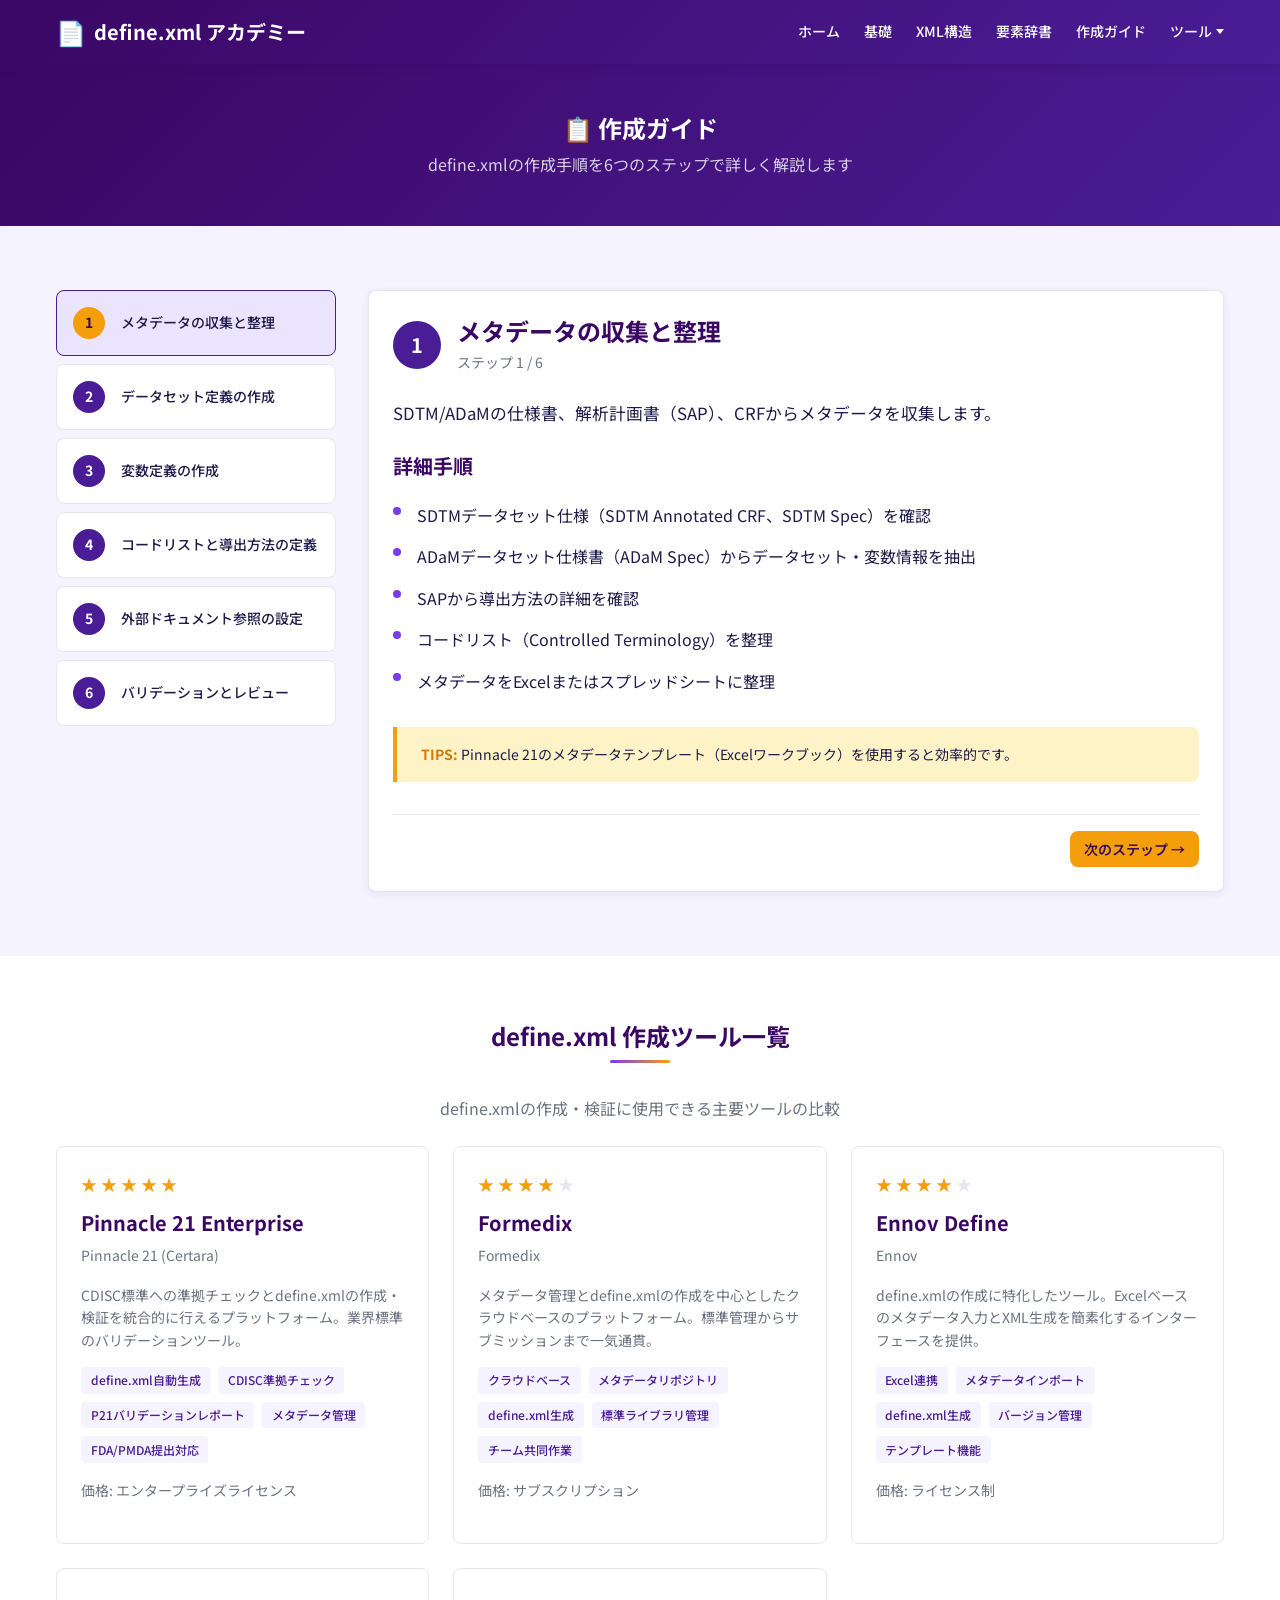
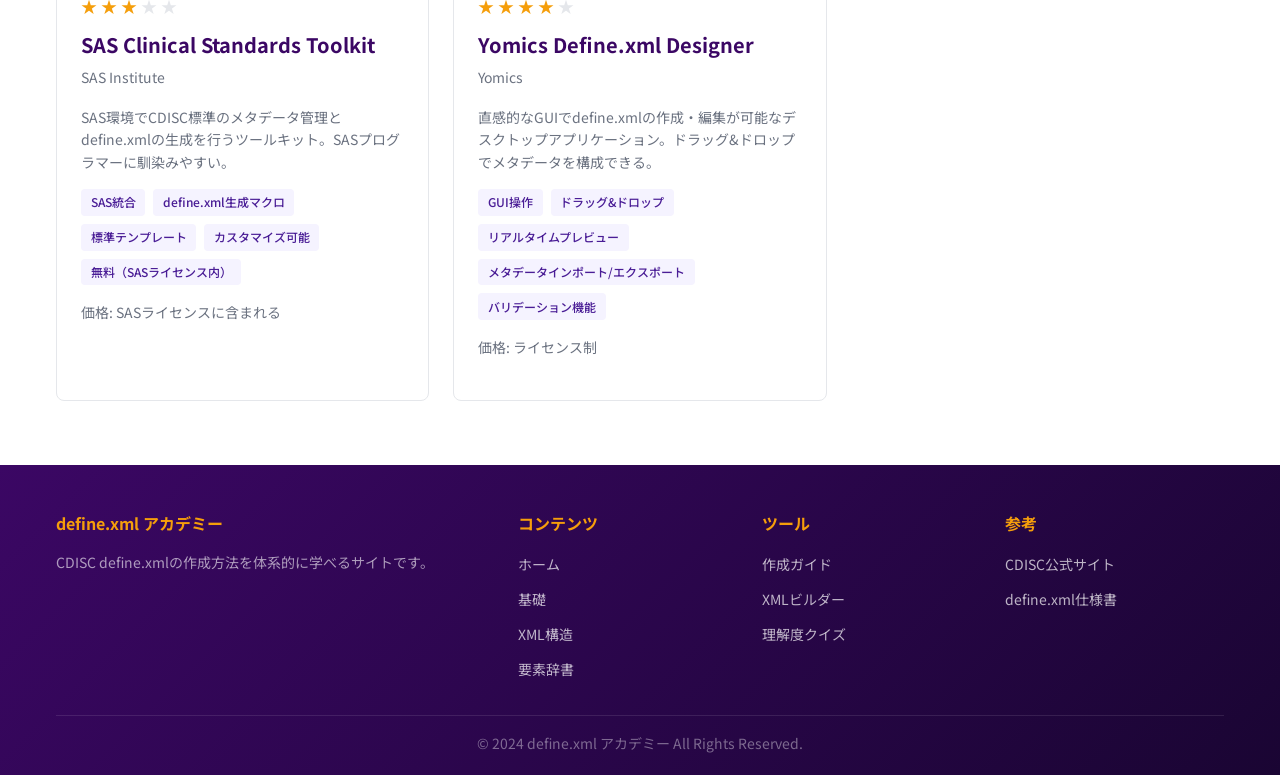
<file: guide/index.html>
<!DOCTYPE html>
<html lang="ja">
<head>
  <meta charset="UTF-8">
  <meta name="viewport" content="width=device-width, initial-scale=1.0">
  <meta name="description" content="define.xml作成ガイド - 6ステップでdefine.xmlの作成方法を詳しく解説。">
  <title>作成ガイド | define.xml アカデミー</title>
  <link rel="preconnect" href="https://fonts.googleapis.com">
  <link rel="preconnect" href="https://fonts.gstatic.com" crossorigin>
  <link href="https://fonts.googleapis.com/css2?family=Noto+Sans+JP:wght@400;500;700&display=swap" rel="stylesheet">
  <link rel="stylesheet" href="../css/style.css">
<!-- Google tag (gtag.js) -->
<script async src="https://www.googletagmanager.com/gtag/js?id=G-HJLCFVY5TF"></script>
<script>
  window.dataLayer = window.dataLayer || [];
  function gtag(){dataLayer.push(arguments);}
  gtag('js', new Date());
  gtag('config', 'G-HJLCFVY5TF');
</script>
</head>
<body>

  <!-- ヘッダー -->
  <header class="site-header">
    <div class="container header-inner">
      <a href="../index.html" class="site-logo">
        <span class="logo-icon">&#x1F4C4;</span>
        <span>define.xml アカデミー</span>
      </a>
      <nav class="nav-menu" aria-label="メインナビゲーション">
        <a href="../index.html">ホーム</a>
        <a href="../basics/index.html">基礎</a>
        <a href="../structure/index.html">XML構造</a>
        <a href="../elements/index.html">要素辞書</a>
        <a href="../guide/index.html">作成ガイド</a>
        <div class="nav-dropdown" id="nav-dropdown-tools">
          <span class="nav-dropdown-toggle nav-menu-link">ツール</span>
          <div class="nav-dropdown-menu">
            <a href="../tools/builder.html">XMLビルダー</a>
            <a href="../tools/quiz.html">理解度クイズ</a>
          </div>
        </div>
      </nav>
      <button class="hamburger" id="hamburger" aria-label="メニューを開く" aria-expanded="false">
        <span></span><span></span><span></span>
      </button>
    </div>
    <nav class="mobile-menu" id="mobile-menu" aria-label="モバイルナビゲーション">
      <a href="../index.html">ホーム</a>
      <a href="../basics/index.html">基礎</a>
      <a href="../structure/index.html">XML構造</a>
      <a href="../elements/index.html">要素辞書</a>
      <a href="../guide/index.html">作成ガイド</a>
      <span class="mobile-submenu-label">ツール</span>
      <div class="mobile-submenu">
        <a href="../tools/builder.html">XMLビルダー</a>
        <a href="../tools/quiz.html">理解度クイズ</a>
      </div>
    </nav>
  </header>

  <main>
    <section class="page-header">
      <div class="container">
        <h1>&#x1F4CB; 作成ガイド</h1>
        <p>define.xmlの作成手順を6つのステップで詳しく解説します</p>
      </div>
    </section>

    <section class="section">
      <div class="container">
        <div class="guide-layout">
          <!-- サイドバー -->
          <aside class="guide-sidebar">
            <div class="guide-sidebar-list" id="guide-sidebar">
              <!-- JS で動的生成 -->
            </div>
          </aside>

          <!-- メインコンテンツ -->
          <div class="guide-main" id="guide-main">
            <!-- JS で動的生成 -->
          </div>
        </div>
      </div>
    </section>

    <!-- ツール一覧 -->
    <section class="section fade-in" style="background-color: var(--color-white);">
      <div class="container">
        <h2 class="section-title">define.xml 作成ツール一覧</h2>
        <p class="text-center text-light mb-4">define.xmlの作成・検証に使用できる主要ツールの比較</p>

        <div class="grid grid-3" id="tools-grid">
          <!-- JS で動的生成 -->
        </div>
      </div>
    </section>
  </main>

  <!-- フッター -->
  <footer class="site-footer">
    <div class="container">
      <div class="footer-grid">
        <div class="footer-section">
          <h4>define.xml アカデミー</h4>
          <p class="text-sm" style="color: rgba(255,255,255,0.6); line-height: 1.8;">CDISC define.xmlの作成方法を体系的に学べるサイトです。</p>
        </div>
        <div class="footer-section">
          <h4>コンテンツ</h4>
          <ul>
            <li><a href="../index.html">ホーム</a></li>
            <li><a href="../basics/index.html">基礎</a></li>
            <li><a href="../structure/index.html">XML構造</a></li>
            <li><a href="../elements/index.html">要素辞書</a></li>
          </ul>
        </div>
        <div class="footer-section">
          <h4>ツール</h4>
          <ul>
            <li><a href="../guide/index.html">作成ガイド</a></li>
            <li><a href="../tools/builder.html">XMLビルダー</a></li>
            <li><a href="../tools/quiz.html">理解度クイズ</a></li>
          </ul>
        </div>
        <div class="footer-section">
          <h4>参考</h4>
          <ul>
            <li><a href="#">CDISC公式サイト</a></li>
            <li><a href="#">define.xml仕様書</a></li>
          </ul>
        </div>
      </div>
      <div class="footer-bottom">
        <p>&copy; 2024 define.xml アカデミー All Rights Reserved.</p>
      </div>
    </div>
  </footer>

  <script src="../js/data.js"></script>
  <script src="../js/main.js"></script>
  <script src="../js/guide.js"></script>
</body>
</html>
</file>
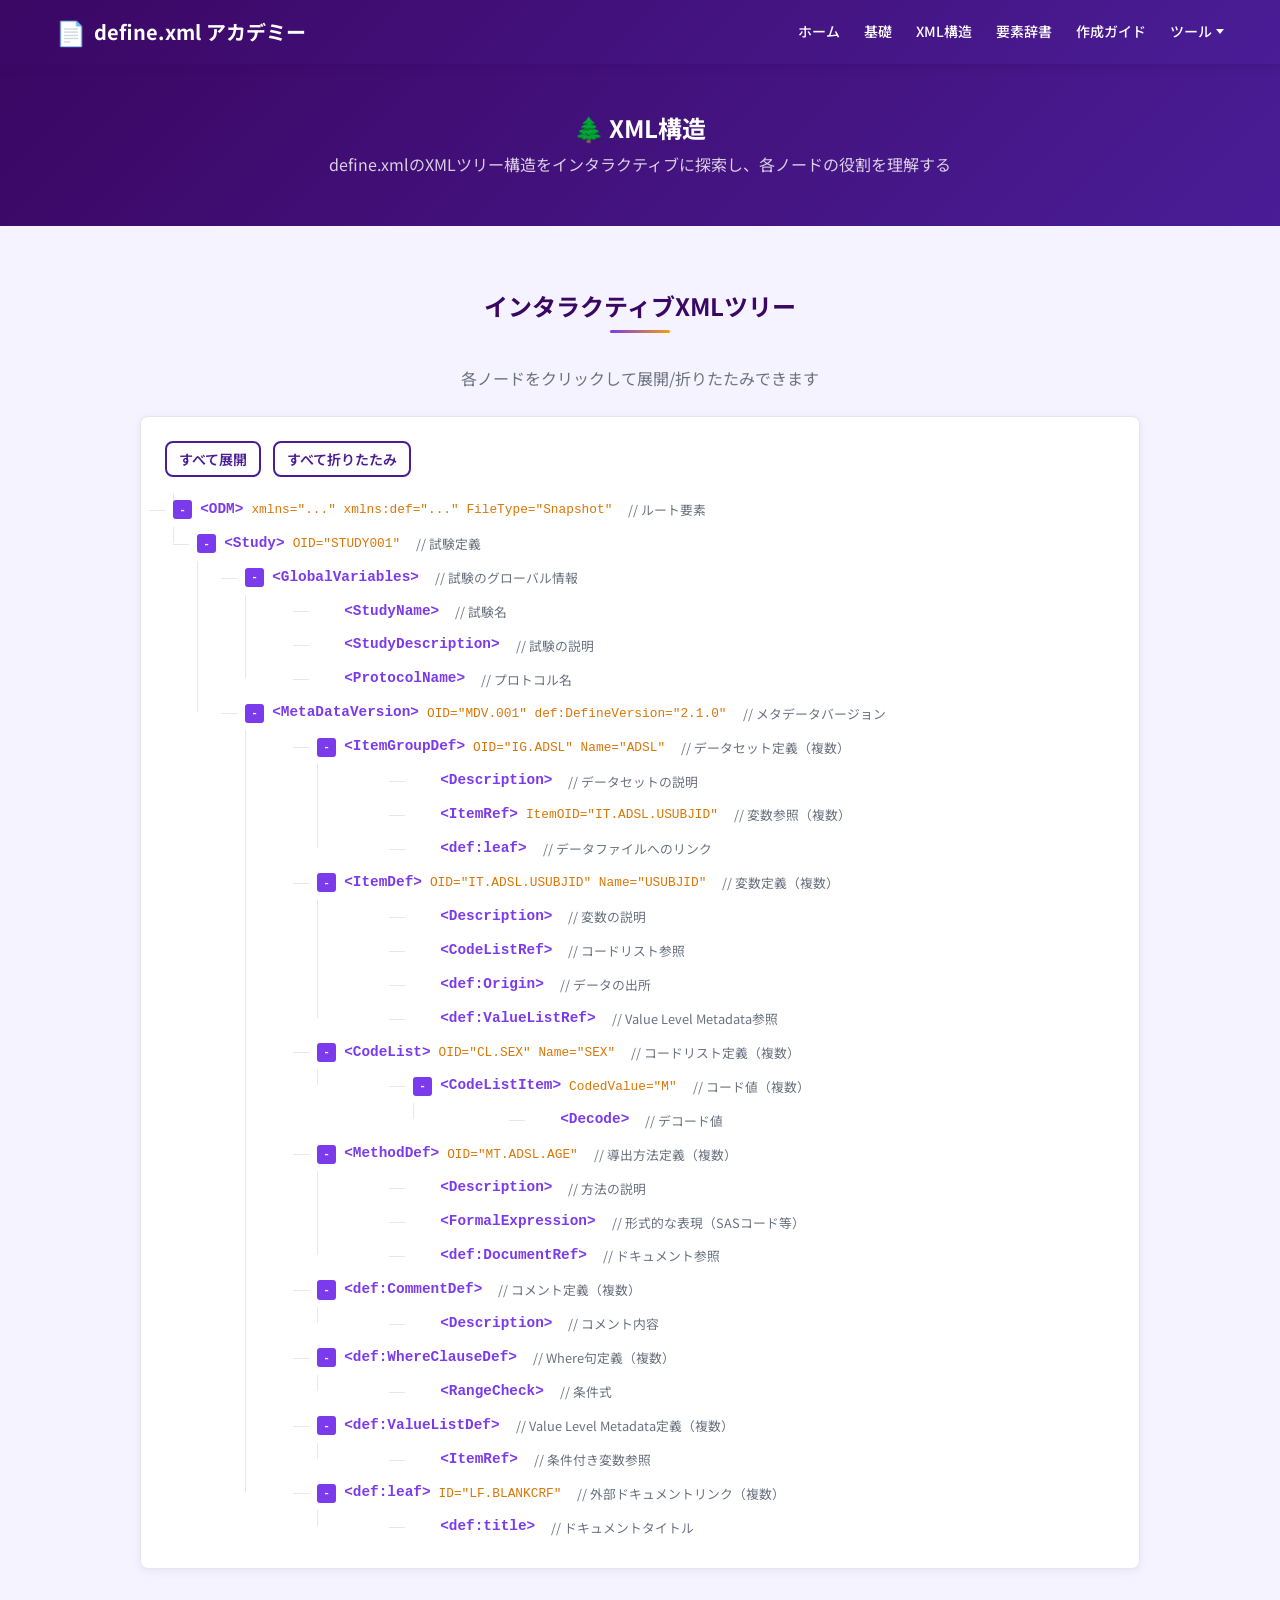
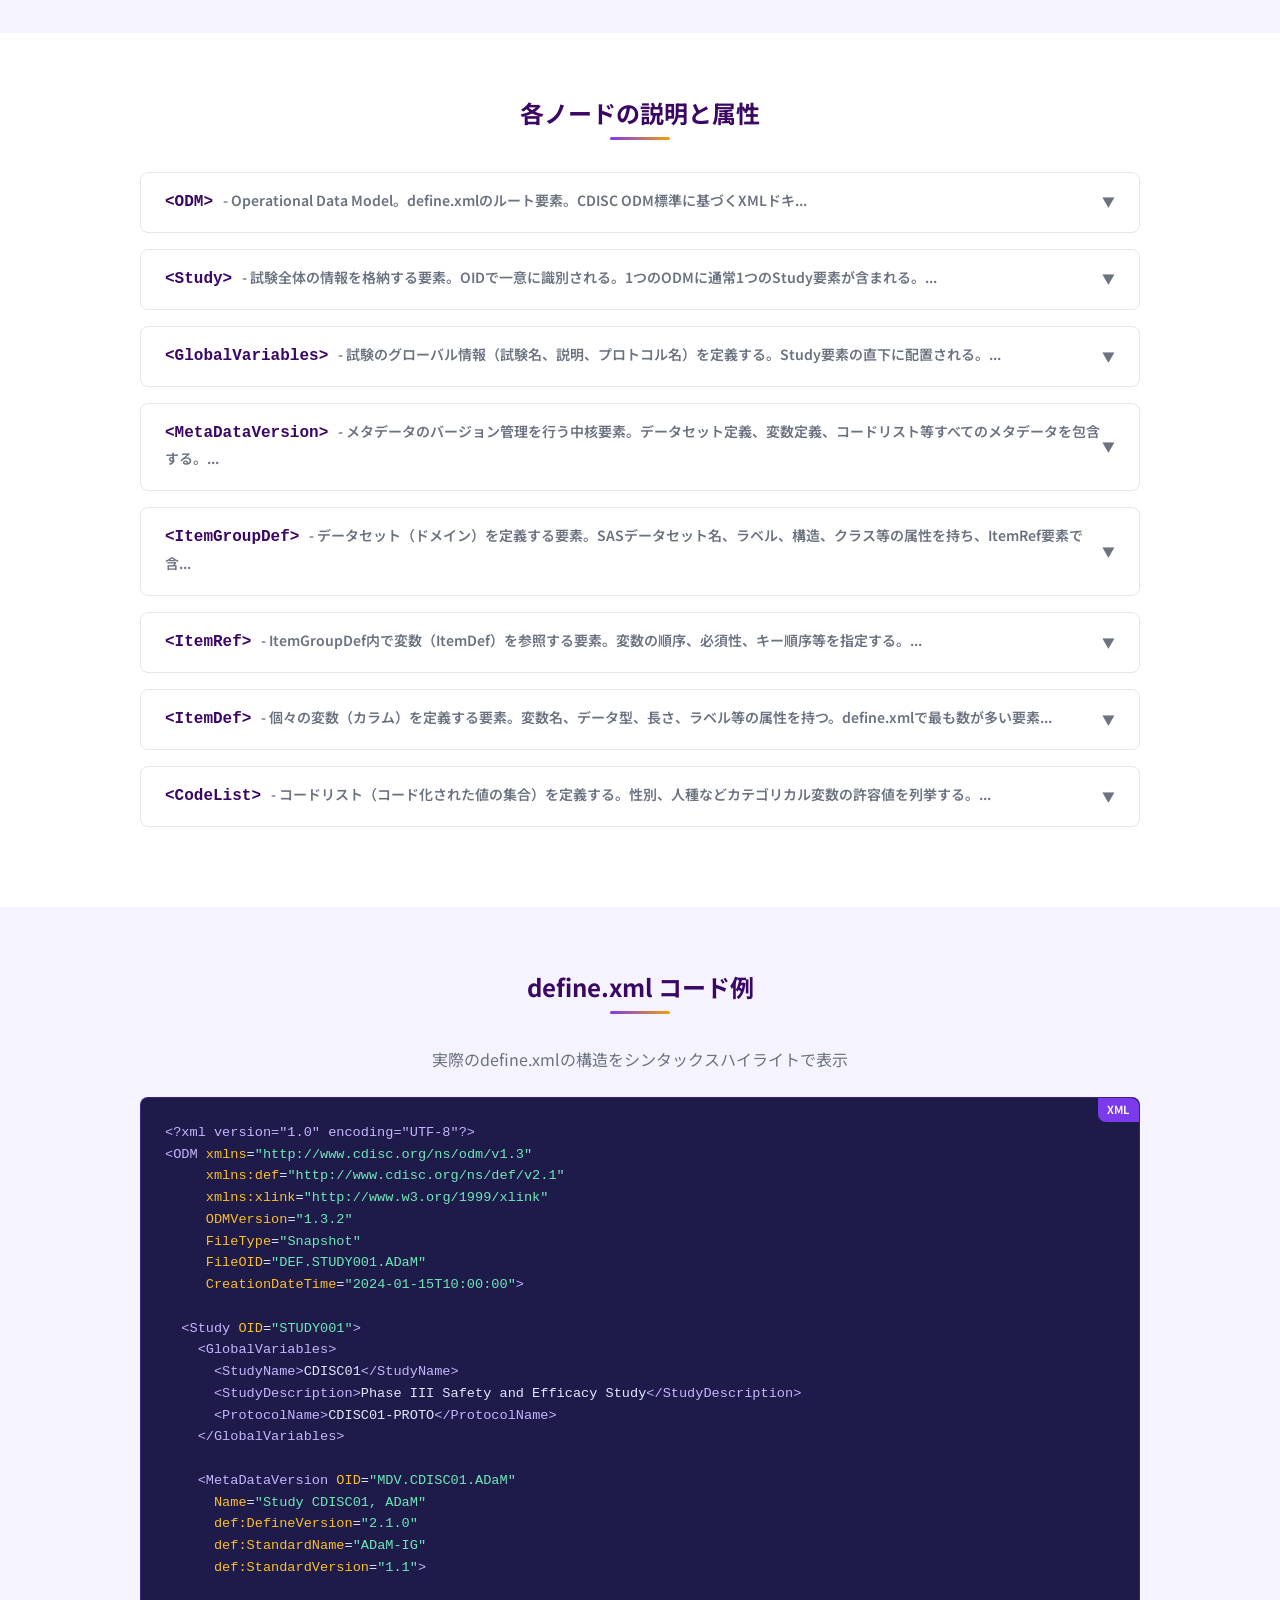
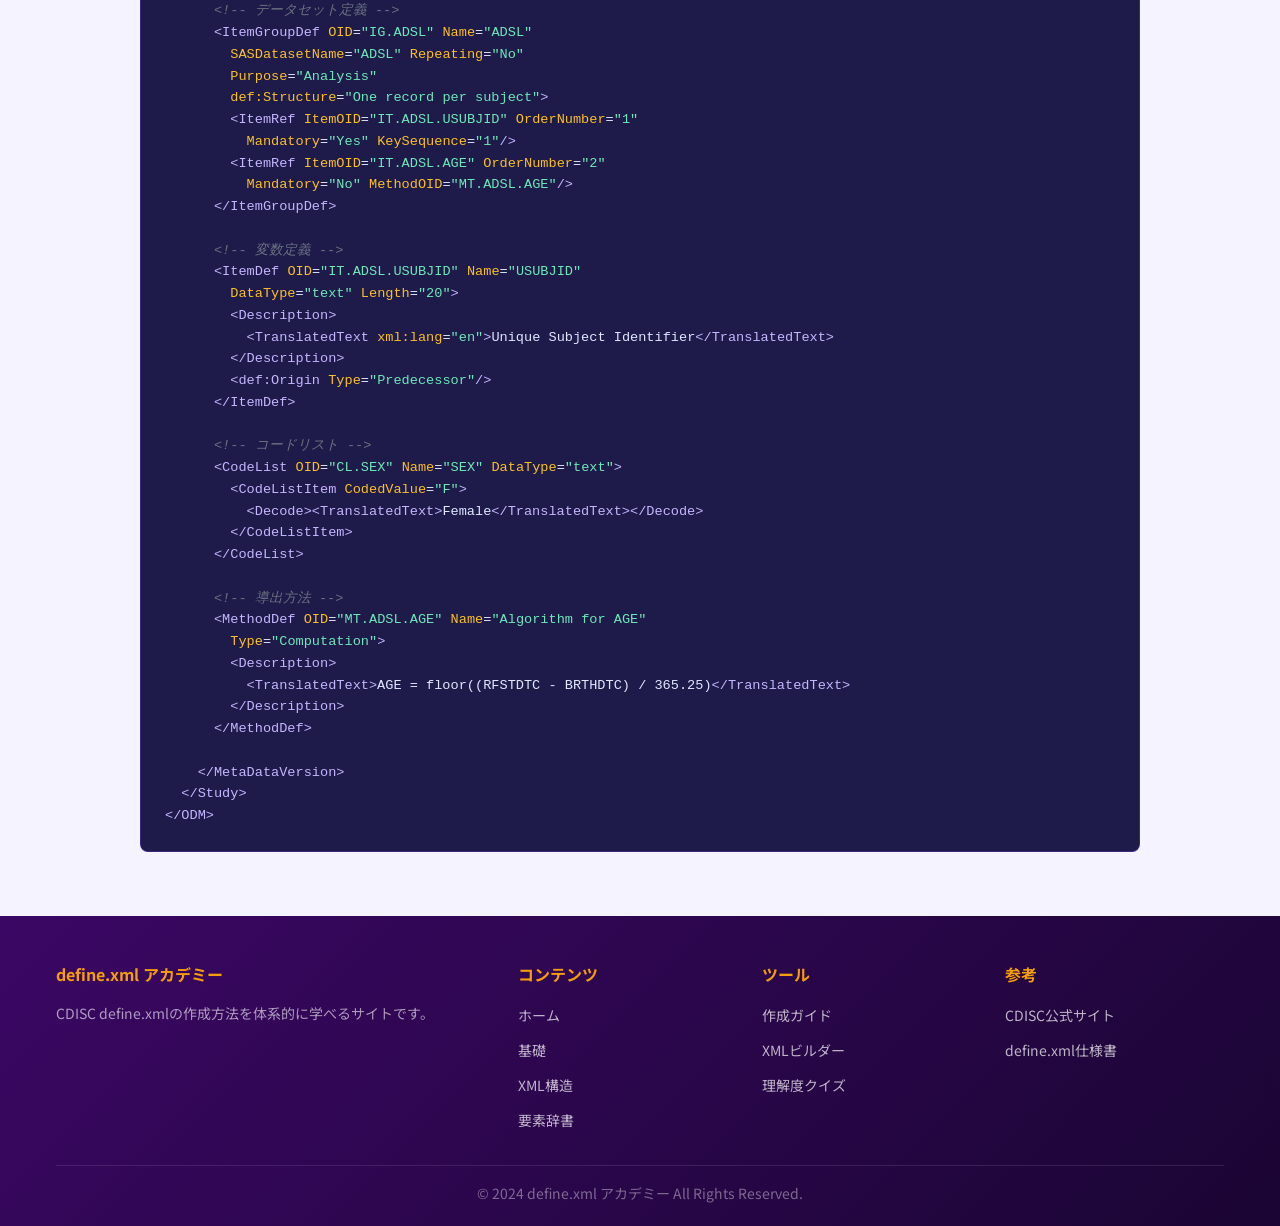
<file: structure/index.html>
<!DOCTYPE html>
<html lang="ja">
<head>
  <meta charset="UTF-8">
  <meta name="viewport" content="width=device-width, initial-scale=1.0">
  <meta name="description" content="define.xmlのXML構造 - インタラクティブなツリービューとシンタックスハイライト付きコード例で構造を理解。">
  <title>XML構造 | define.xml アカデミー</title>
  <link rel="preconnect" href="https://fonts.googleapis.com">
  <link rel="preconnect" href="https://fonts.gstatic.com" crossorigin>
  <link href="https://fonts.googleapis.com/css2?family=Noto+Sans+JP:wght@400;500;700&display=swap" rel="stylesheet">
  <link rel="stylesheet" href="../css/style.css">
<!-- Google tag (gtag.js) -->
<script async src="https://www.googletagmanager.com/gtag/js?id=G-HJLCFVY5TF"></script>
<script>
  window.dataLayer = window.dataLayer || [];
  function gtag(){dataLayer.push(arguments);}
  gtag('js', new Date());
  gtag('config', 'G-HJLCFVY5TF');
</script>
</head>
<body>

  <!-- ヘッダー -->
  <header class="site-header">
    <div class="container header-inner">
      <a href="../index.html" class="site-logo">
        <span class="logo-icon">&#x1F4C4;</span>
        <span>define.xml アカデミー</span>
      </a>
      <nav class="nav-menu" aria-label="メインナビゲーション">
        <a href="../index.html">ホーム</a>
        <a href="../basics/index.html">基礎</a>
        <a href="../structure/index.html">XML構造</a>
        <a href="../elements/index.html">要素辞書</a>
        <a href="../guide/index.html">作成ガイド</a>
        <div class="nav-dropdown" id="nav-dropdown-tools">
          <span class="nav-dropdown-toggle nav-menu-link">ツール</span>
          <div class="nav-dropdown-menu">
            <a href="../tools/builder.html">XMLビルダー</a>
            <a href="../tools/quiz.html">理解度クイズ</a>
          </div>
        </div>
      </nav>
      <button class="hamburger" id="hamburger" aria-label="メニューを開く" aria-expanded="false">
        <span></span><span></span><span></span>
      </button>
    </div>
    <nav class="mobile-menu" id="mobile-menu" aria-label="モバイルナビゲーション">
      <a href="../index.html">ホーム</a>
      <a href="../basics/index.html">基礎</a>
      <a href="../structure/index.html">XML構造</a>
      <a href="../elements/index.html">要素辞書</a>
      <a href="../guide/index.html">作成ガイド</a>
      <span class="mobile-submenu-label">ツール</span>
      <div class="mobile-submenu">
        <a href="../tools/builder.html">XMLビルダー</a>
        <a href="../tools/quiz.html">理解度クイズ</a>
      </div>
    </nav>
  </header>

  <main>
    <section class="page-header">
      <div class="container">
        <h1>&#x1F332; XML構造</h1>
        <p>define.xmlのXMLツリー構造をインタラクティブに探索し、各ノードの役割を理解する</p>
      </div>
    </section>

    <!-- インタラクティブツリー -->
    <section class="section fade-in" id="interactive-tree">
      <div class="container">
        <h2 class="section-title">インタラクティブXMLツリー</h2>
        <p class="text-center text-light mb-4">各ノードをクリックして展開/折りたたみできます</p>

        <div class="card" style="max-width: 1000px; margin: 0 auto; overflow-x: auto;">
          <div style="margin-bottom: 1rem;">
            <button class="btn btn-sm btn-outline" id="expand-all-btn">すべて展開</button>
            <button class="btn btn-sm btn-outline" id="collapse-all-btn" style="margin-left: 0.5rem;">すべて折りたたみ</button>
          </div>
          <div class="xml-tree" id="xml-tree-structure">
            <!-- JS で動的生成 -->
          </div>
        </div>
      </div>
    </section>

    <!-- ノード説明 -->
    <section class="section fade-in" id="node-detail" style="background-color: var(--color-white);">
      <div class="container">
        <h2 class="section-title">各ノードの説明と属性</h2>
        <div id="node-details-list" style="max-width: 1000px; margin: 0 auto;">
          <!-- JS で動的生成 -->
        </div>
      </div>
    </section>

    <!-- コード例 -->
    <section class="section fade-in" id="code-example">
      <div class="container">
        <h2 class="section-title">define.xml コード例</h2>
        <p class="text-center text-light mb-4">実際のdefine.xmlの構造をシンタックスハイライトで表示</p>

        <div style="max-width: 1000px; margin: 0 auto;">
          <div class="xml-code">
            <pre id="full-code-example"></pre>
          </div>
        </div>
      </div>
    </section>

  </main>

  <!-- フッター -->
  <footer class="site-footer">
    <div class="container">
      <div class="footer-grid">
        <div class="footer-section">
          <h4>define.xml アカデミー</h4>
          <p class="text-sm" style="color: rgba(255,255,255,0.6); line-height: 1.8;">CDISC define.xmlの作成方法を体系的に学べるサイトです。</p>
        </div>
        <div class="footer-section">
          <h4>コンテンツ</h4>
          <ul>
            <li><a href="../index.html">ホーム</a></li>
            <li><a href="../basics/index.html">基礎</a></li>
            <li><a href="../structure/index.html">XML構造</a></li>
            <li><a href="../elements/index.html">要素辞書</a></li>
          </ul>
        </div>
        <div class="footer-section">
          <h4>ツール</h4>
          <ul>
            <li><a href="../guide/index.html">作成ガイド</a></li>
            <li><a href="../tools/builder.html">XMLビルダー</a></li>
            <li><a href="../tools/quiz.html">理解度クイズ</a></li>
          </ul>
        </div>
        <div class="footer-section">
          <h4>参考</h4>
          <ul>
            <li><a href="#">CDISC公式サイト</a></li>
            <li><a href="#">define.xml仕様書</a></li>
          </ul>
        </div>
      </div>
      <div class="footer-bottom">
        <p>&copy; 2024 define.xml アカデミー All Rights Reserved.</p>
      </div>
    </div>
  </footer>

  <script src="../js/data.js"></script>
  <script src="../js/main.js"></script>
  <script src="../js/structure.js"></script>
</body>
</html>
</file>
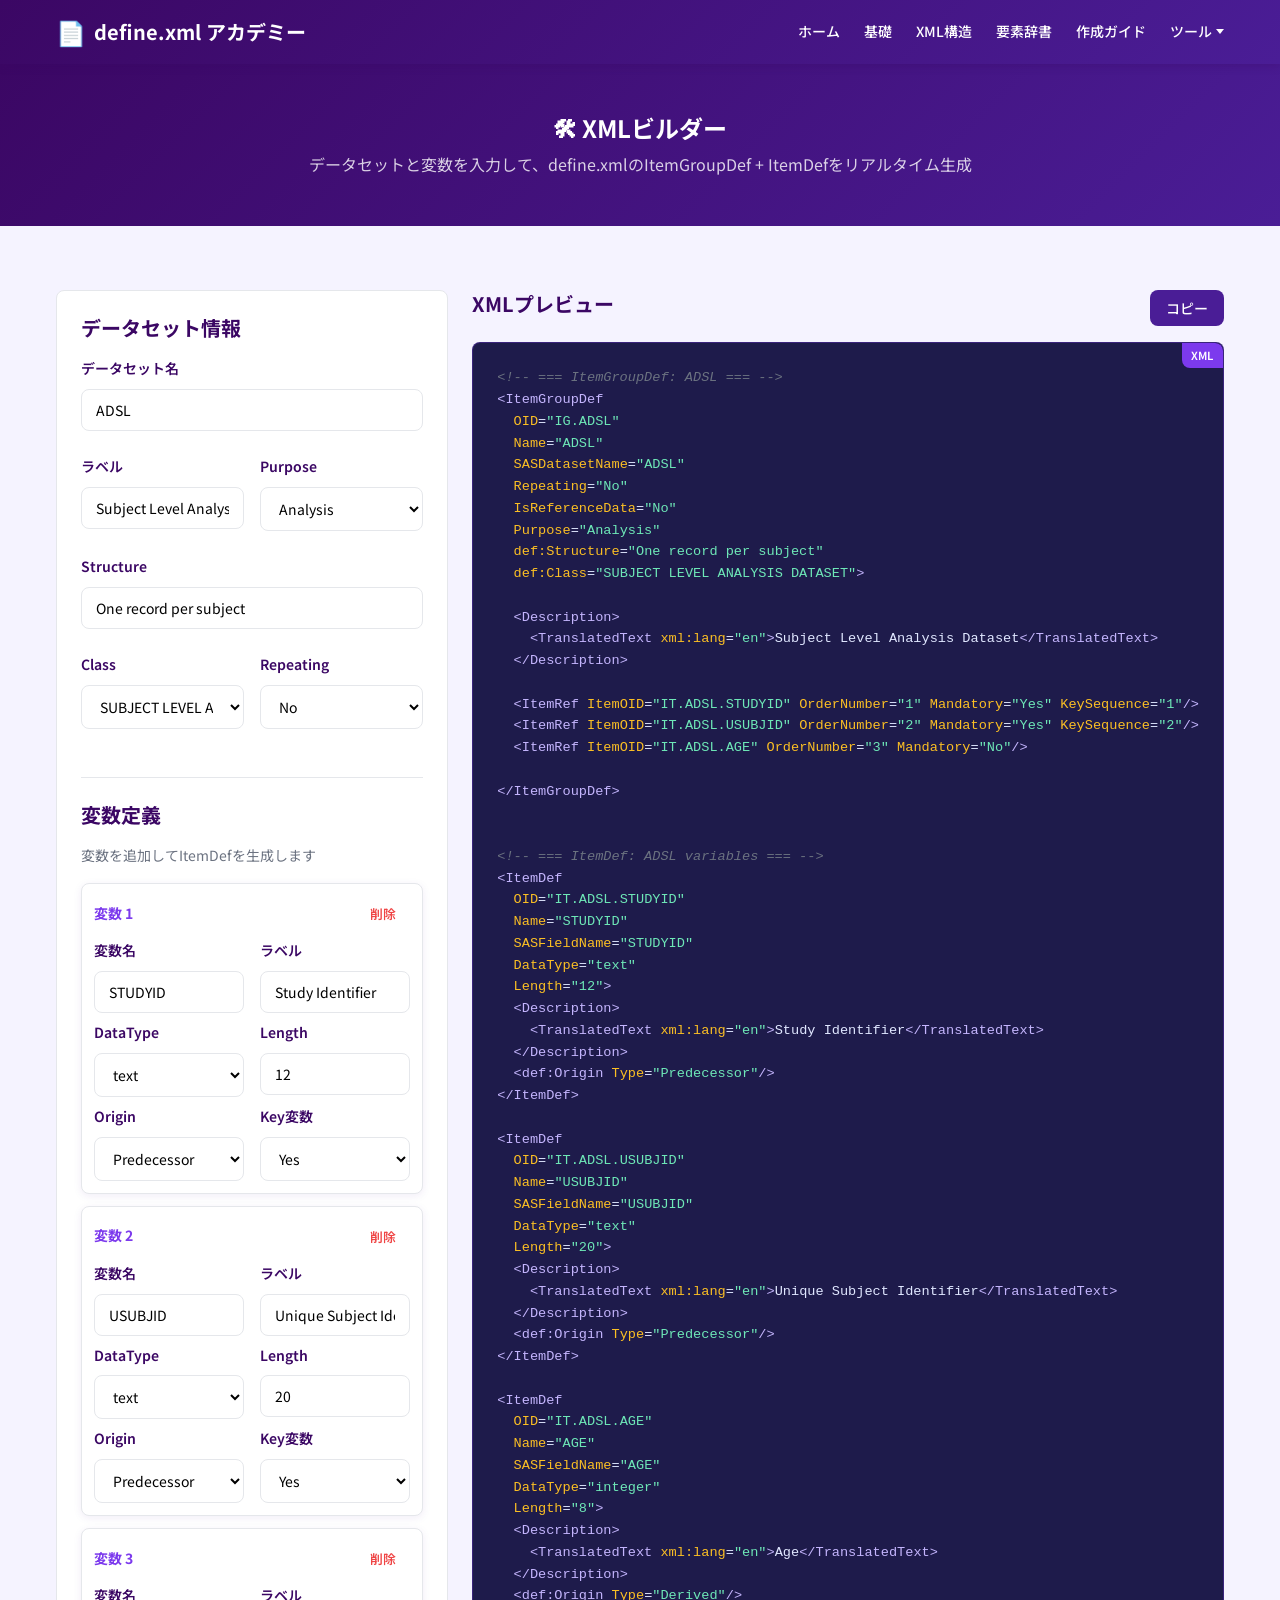
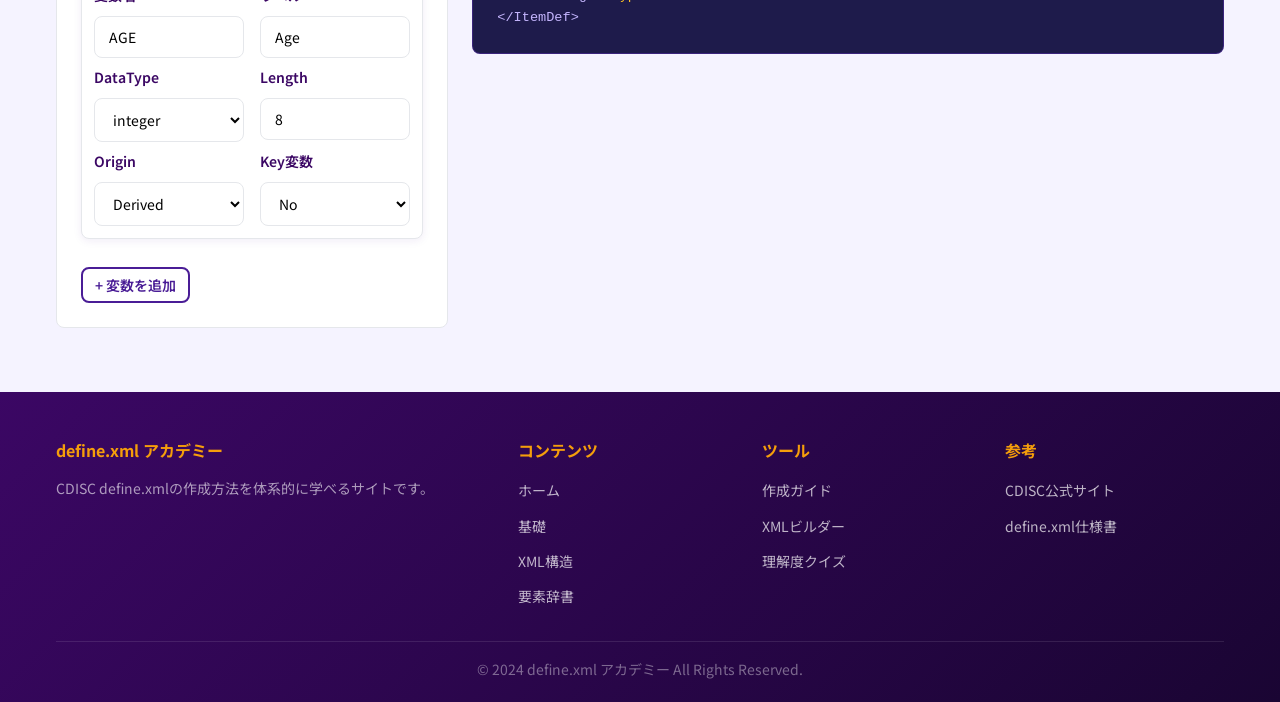
<file: tools/builder.html>
<!DOCTYPE html>
<html lang="ja">
<head>
  <meta charset="UTF-8">
  <meta name="viewport" content="width=device-width, initial-scale=1.0">
  <meta name="description" content="define.xml XMLビルダー - データセットと変数を入力してdefine.xmlの断片をリアルタイム生成。">
  <title>XMLビルダー | define.xml アカデミー</title>
  <link rel="preconnect" href="https://fonts.googleapis.com">
  <link rel="preconnect" href="https://fonts.gstatic.com" crossorigin>
  <link href="https://fonts.googleapis.com/css2?family=Noto+Sans+JP:wght@400;500;700&display=swap" rel="stylesheet">
  <link rel="stylesheet" href="../css/style.css">
<!-- Google tag (gtag.js) -->
<script async src="https://www.googletagmanager.com/gtag/js?id=G-HJLCFVY5TF"></script>
<script>
  window.dataLayer = window.dataLayer || [];
  function gtag(){dataLayer.push(arguments);}
  gtag('js', new Date());
  gtag('config', 'G-HJLCFVY5TF');
</script>
</head>
<body>

  <!-- ヘッダー -->
  <header class="site-header">
    <div class="container header-inner">
      <a href="../index.html" class="site-logo">
        <span class="logo-icon">&#x1F4C4;</span>
        <span>define.xml アカデミー</span>
      </a>
      <nav class="nav-menu" aria-label="メインナビゲーション">
        <a href="../index.html">ホーム</a>
        <a href="../basics/index.html">基礎</a>
        <a href="../structure/index.html">XML構造</a>
        <a href="../elements/index.html">要素辞書</a>
        <a href="../guide/index.html">作成ガイド</a>
        <div class="nav-dropdown" id="nav-dropdown-tools">
          <span class="nav-dropdown-toggle nav-menu-link">ツール</span>
          <div class="nav-dropdown-menu">
            <a href="../tools/builder.html">XMLビルダー</a>
            <a href="../tools/quiz.html">理解度クイズ</a>
          </div>
        </div>
      </nav>
      <button class="hamburger" id="hamburger" aria-label="メニューを開く" aria-expanded="false">
        <span></span><span></span><span></span>
      </button>
    </div>
    <nav class="mobile-menu" id="mobile-menu" aria-label="モバイルナビゲーション">
      <a href="../index.html">ホーム</a>
      <a href="../basics/index.html">基礎</a>
      <a href="../structure/index.html">XML構造</a>
      <a href="../elements/index.html">要素辞書</a>
      <a href="../guide/index.html">作成ガイド</a>
      <span class="mobile-submenu-label">ツール</span>
      <div class="mobile-submenu">
        <a href="../tools/builder.html">XMLビルダー</a>
        <a href="../tools/quiz.html">理解度クイズ</a>
      </div>
    </nav>
  </header>

  <main>
    <section class="page-header">
      <div class="container">
        <h1>&#x1F6E0; XMLビルダー</h1>
        <p>データセットと変数を入力して、define.xmlのItemGroupDef + ItemDefをリアルタイム生成</p>
      </div>
    </section>

    <section class="section">
      <div class="container">
        <div class="builder-layout">

          <!-- 入力フォーム -->
          <div class="builder-form">
            <h3 style="margin-bottom: 1rem;">データセット情報</h3>

            <div class="form-group">
              <label class="form-label" for="ds-name">データセット名</label>
              <input type="text" class="form-input" id="ds-name" value="ADSL" placeholder="例: ADSL">
            </div>

            <div class="form-row">
              <div class="form-group">
                <label class="form-label" for="ds-label">ラベル</label>
                <input type="text" class="form-input" id="ds-label" value="Subject Level Analysis Dataset" placeholder="データセットのラベル">
              </div>
              <div class="form-group">
                <label class="form-label" for="ds-purpose">Purpose</label>
                <select class="form-select" id="ds-purpose">
                  <option value="Analysis">Analysis</option>
                  <option value="Tabulation">Tabulation</option>
                </select>
              </div>
            </div>

            <div class="form-group">
              <label class="form-label" for="ds-structure">Structure</label>
              <input type="text" class="form-input" id="ds-structure" value="One record per subject" placeholder="例: One record per subject">
            </div>

            <div class="form-row">
              <div class="form-group">
                <label class="form-label" for="ds-class">Class</label>
                <select class="form-select" id="ds-class">
                  <option value="SUBJECT LEVEL ANALYSIS DATASET">SUBJECT LEVEL ANALYSIS DATASET</option>
                  <option value="BASIC DATA STRUCTURE">BASIC DATA STRUCTURE</option>
                  <option value="ADAM OTHER">ADAM OTHER</option>
                  <option value="INTEGRATED SUBJECT LEVEL">INTEGRATED SUBJECT LEVEL</option>
                </select>
              </div>
              <div class="form-group">
                <label class="form-label" for="ds-repeating">Repeating</label>
                <select class="form-select" id="ds-repeating">
                  <option value="No">No</option>
                  <option value="Yes">Yes</option>
                </select>
              </div>
            </div>

            <hr style="margin: 1.5rem 0; border: none; border-top: 1px solid var(--color-border);">

            <h3 style="margin-bottom: 1rem;">変数定義</h3>
            <p class="text-sm text-light mb-3">変数を追加してItemDefを生成します</p>

            <div id="variables-container">
              <!-- JS で動的生成 -->
            </div>

            <button class="btn btn-outline btn-sm" id="add-var-btn" style="margin-top: 1rem;">+ 変数を追加</button>
          </div>

          <!-- プレビュー -->
          <div class="builder-preview">
            <div class="builder-preview-header">
              <h3>XMLプレビュー</h3>
              <button class="copy-btn" id="copy-xml-btn">コピー</button>
            </div>
            <div class="xml-code" style="min-height: 400px;">
              <pre id="xml-preview"></pre>
            </div>
          </div>

        </div>
      </div>
    </section>
  </main>

  <!-- フッター -->
  <footer class="site-footer">
    <div class="container">
      <div class="footer-grid">
        <div class="footer-section">
          <h4>define.xml アカデミー</h4>
          <p class="text-sm" style="color: rgba(255,255,255,0.6); line-height: 1.8;">CDISC define.xmlの作成方法を体系的に学べるサイトです。</p>
        </div>
        <div class="footer-section">
          <h4>コンテンツ</h4>
          <ul>
            <li><a href="../index.html">ホーム</a></li>
            <li><a href="../basics/index.html">基礎</a></li>
            <li><a href="../structure/index.html">XML構造</a></li>
            <li><a href="../elements/index.html">要素辞書</a></li>
          </ul>
        </div>
        <div class="footer-section">
          <h4>ツール</h4>
          <ul>
            <li><a href="../guide/index.html">作成ガイド</a></li>
            <li><a href="../tools/builder.html">XMLビルダー</a></li>
            <li><a href="../tools/quiz.html">理解度クイズ</a></li>
          </ul>
        </div>
        <div class="footer-section">
          <h4>参考</h4>
          <ul>
            <li><a href="#">CDISC公式サイト</a></li>
            <li><a href="#">define.xml仕様書</a></li>
          </ul>
        </div>
      </div>
      <div class="footer-bottom">
        <p>&copy; 2024 define.xml アカデミー All Rights Reserved.</p>
      </div>
    </div>
  </footer>

  <script src="../js/data.js"></script>
  <script src="../js/main.js"></script>
  <script src="../js/builder.js"></script>
</body>
</html>
</file>
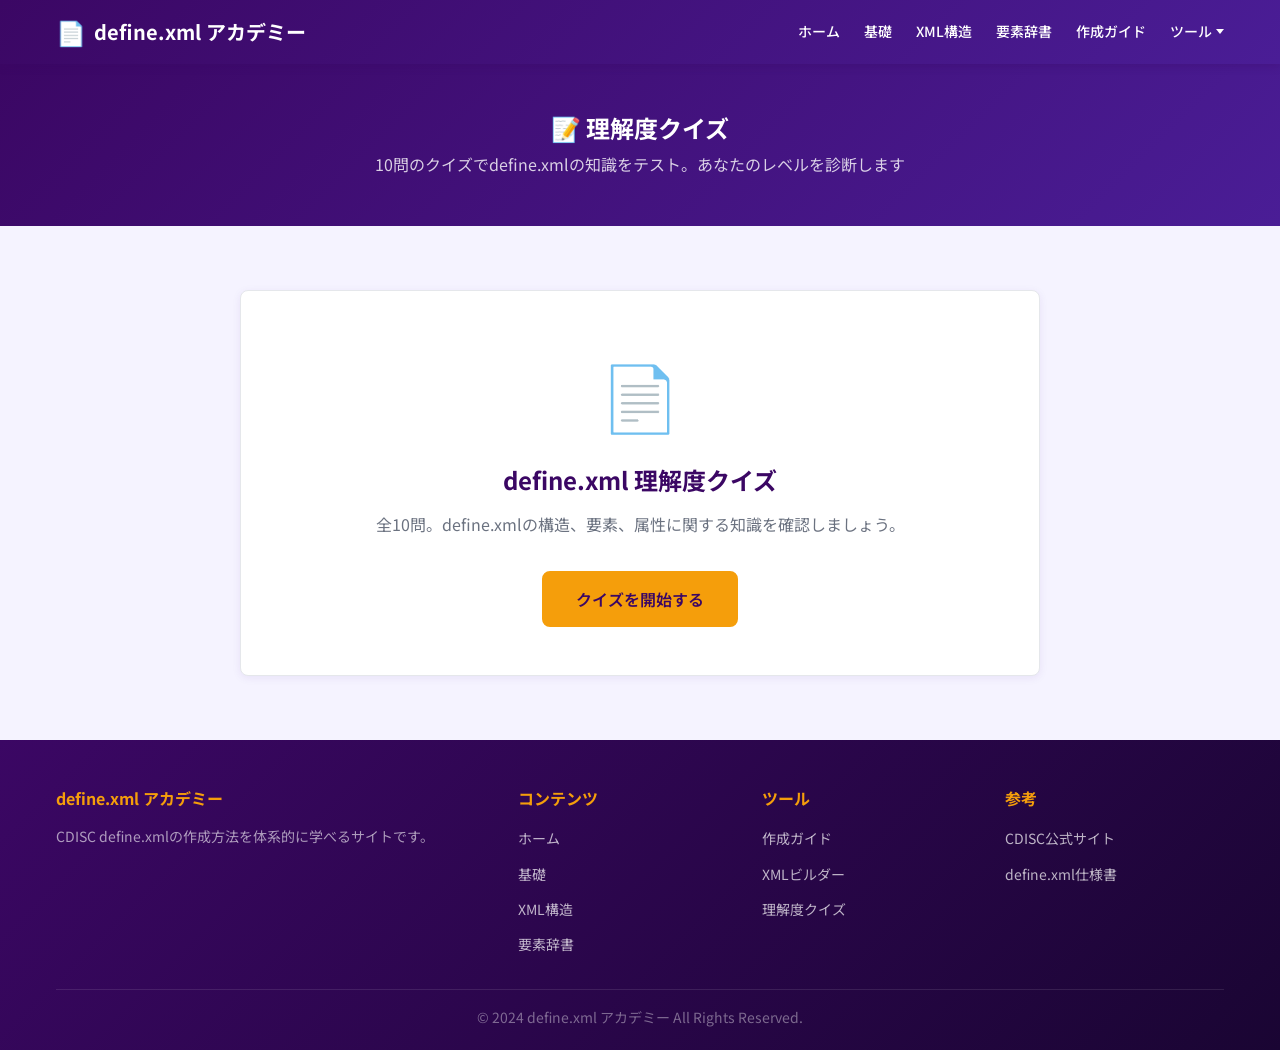
<file: tools/quiz.html>
<!DOCTYPE html>
<html lang="ja">
<head>
  <meta charset="UTF-8">
  <meta name="viewport" content="width=device-width, initial-scale=1.0">
  <meta name="description" content="define.xml理解度クイズ - 10問のクイズでdefine.xmlの知識を確認。">
  <title>理解度クイズ | define.xml アカデミー</title>
  <link rel="preconnect" href="https://fonts.googleapis.com">
  <link rel="preconnect" href="https://fonts.gstatic.com" crossorigin>
  <link href="https://fonts.googleapis.com/css2?family=Noto+Sans+JP:wght@400;500;700&display=swap" rel="stylesheet">
  <link rel="stylesheet" href="../css/style.css">
<!-- Google tag (gtag.js) -->
<script async src="https://www.googletagmanager.com/gtag/js?id=G-HJLCFVY5TF"></script>
<script>
  window.dataLayer = window.dataLayer || [];
  function gtag(){dataLayer.push(arguments);}
  gtag('js', new Date());
  gtag('config', 'G-HJLCFVY5TF');
</script>
</head>
<body>

  <!-- ヘッダー -->
  <header class="site-header">
    <div class="container header-inner">
      <a href="../index.html" class="site-logo">
        <span class="logo-icon">&#x1F4C4;</span>
        <span>define.xml アカデミー</span>
      </a>
      <nav class="nav-menu" aria-label="メインナビゲーション">
        <a href="../index.html">ホーム</a>
        <a href="../basics/index.html">基礎</a>
        <a href="../structure/index.html">XML構造</a>
        <a href="../elements/index.html">要素辞書</a>
        <a href="../guide/index.html">作成ガイド</a>
        <div class="nav-dropdown" id="nav-dropdown-tools">
          <span class="nav-dropdown-toggle nav-menu-link">ツール</span>
          <div class="nav-dropdown-menu">
            <a href="../tools/builder.html">XMLビルダー</a>
            <a href="../tools/quiz.html">理解度クイズ</a>
          </div>
        </div>
      </nav>
      <button class="hamburger" id="hamburger" aria-label="メニューを開く" aria-expanded="false">
        <span></span><span></span><span></span>
      </button>
    </div>
    <nav class="mobile-menu" id="mobile-menu" aria-label="モバイルナビゲーション">
      <a href="../index.html">ホーム</a>
      <a href="../basics/index.html">基礎</a>
      <a href="../structure/index.html">XML構造</a>
      <a href="../elements/index.html">要素辞書</a>
      <a href="../guide/index.html">作成ガイド</a>
      <span class="mobile-submenu-label">ツール</span>
      <div class="mobile-submenu">
        <a href="../tools/builder.html">XMLビルダー</a>
        <a href="../tools/quiz.html">理解度クイズ</a>
      </div>
    </nav>
  </header>

  <main>
    <section class="page-header">
      <div class="container">
        <h1>&#x1F4DD; 理解度クイズ</h1>
        <p>10問のクイズでdefine.xmlの知識をテスト。あなたのレベルを診断します</p>
      </div>
    </section>

    <section class="section">
      <div class="container">
        <div class="quiz-container" id="quiz-container">
          <!-- 開始画面 -->
          <div id="quiz-start" class="text-center">
            <div class="card" style="padding: 3rem;">
              <div style="font-size: 4rem; margin-bottom: 1rem;">&#x1F4C4;</div>
              <h2>define.xml 理解度クイズ</h2>
              <p class="text-light" style="margin: 1rem 0 2rem;">全10問。define.xmlの構造、要素、属性に関する知識を確認しましょう。</p>
              <button class="btn btn-primary btn-lg" id="start-quiz-btn">クイズを開始する</button>
            </div>
          </div>

          <!-- クイズ画面 -->
          <div id="quiz-active" style="display: none;">
            <div class="quiz-progress">
              <div class="quiz-progress-bar">
                <div class="quiz-progress-fill" id="quiz-progress-fill" style="width: 0%;"></div>
              </div>
              <span class="quiz-progress-text" id="quiz-progress-text">1 / 10</span>
            </div>

            <div class="quiz-question-card" id="quiz-question-card">
              <!-- JS で動的生成 -->
            </div>
          </div>

          <!-- 結果画面 -->
          <div id="quiz-result" style="display: none;">
            <div class="card quiz-result" id="quiz-result-content">
              <!-- JS で動的生成 -->
            </div>
          </div>
        </div>
      </div>
    </section>
  </main>

  <!-- フッター -->
  <footer class="site-footer">
    <div class="container">
      <div class="footer-grid">
        <div class="footer-section">
          <h4>define.xml アカデミー</h4>
          <p class="text-sm" style="color: rgba(255,255,255,0.6); line-height: 1.8;">CDISC define.xmlの作成方法を体系的に学べるサイトです。</p>
        </div>
        <div class="footer-section">
          <h4>コンテンツ</h4>
          <ul>
            <li><a href="../index.html">ホーム</a></li>
            <li><a href="../basics/index.html">基礎</a></li>
            <li><a href="../structure/index.html">XML構造</a></li>
            <li><a href="../elements/index.html">要素辞書</a></li>
          </ul>
        </div>
        <div class="footer-section">
          <h4>ツール</h4>
          <ul>
            <li><a href="../guide/index.html">作成ガイド</a></li>
            <li><a href="../tools/builder.html">XMLビルダー</a></li>
            <li><a href="../tools/quiz.html">理解度クイズ</a></li>
          </ul>
        </div>
        <div class="footer-section">
          <h4>参考</h4>
          <ul>
            <li><a href="#">CDISC公式サイト</a></li>
            <li><a href="#">define.xml仕様書</a></li>
          </ul>
        </div>
      </div>
      <div class="footer-bottom">
        <p>&copy; 2024 define.xml アカデミー All Rights Reserved.</p>
      </div>
    </div>
  </footer>

  <script src="../js/data.js"></script>
  <script src="../js/main.js"></script>
  <script src="../js/quiz.js"></script>
</body>
</html>
</file>
<file: css/style.css>
/* ============================================
   define.xml アカデミー - 共通CSS
   ============================================ */

/* --- CSS変数定義 --- */
:root {
  /* カラーパレット */
  --color-primary: #4a1d96;
  --color-primary-light: #7c3aed;
  --color-primary-dark: #3b0764;
  --color-accent: #f59e0b;
  --color-accent-light: #fbbf24;
  --color-accent-dark: #d97706;
  --color-success: #10b981;
  --color-warning: #ef4444;
  --color-bg: #f5f3ff;
  --color-text: #1e1b4b;
  --color-text-light: #6b7280;
  --color-white: #ffffff;
  --color-border: #e5e7eb;

  /* XML テーマカラー */
  --xml-tag: #7c3aed;
  --xml-attr: #d97706;
  --xml-value: #059669;
  --xml-comment: #9ca3af;
  --xml-bg: #1e1b4b;
  --xml-text: #e0e7ff;

  /* タイポグラフィ */
  --font-family: "Noto Sans JP", sans-serif;
  --font-mono: "Consolas", "Monaco", "Courier New", monospace;
  --font-size-base: 16px;
  --font-size-sm: 0.875rem;
  --font-size-lg: 1.125rem;
  --font-size-xl: 1.25rem;
  --font-size-2xl: 1.5rem;
  --font-size-3xl: 2rem;
  --font-size-4xl: 2.5rem;
  --line-height-base: 1.7;
  --line-height-heading: 1.3;

  /* スペーシング */
  --spacing-1: 0.25rem;
  --spacing-2: 0.5rem;
  --spacing-3: 1rem;
  --spacing-4: 1.5rem;
  --spacing-5: 2rem;
  --spacing-6: 3rem;
  --spacing-8: 4rem;

  /* レイアウト */
  --max-width: 1200px;
  --border-radius: 8px;
  --card-shadow: 0 2px 8px rgba(74, 29, 150, 0.08);
  --card-shadow-hover: 0 8px 24px rgba(74, 29, 150, 0.15);

  /* トランジション */
  --transition-base: 0.3s ease;

  /* ヘッダー高さ */
  --header-height: 64px;
}

/* --- リセットCSS --- */
*,
*::before,
*::after {
  box-sizing: border-box;
  margin: 0;
  padding: 0;
}

html {
  font-size: var(--font-size-base);
  scroll-behavior: smooth;
  -webkit-text-size-adjust: 100%;
}

body {
  font-family: var(--font-family);
  font-size: 1rem;
  line-height: var(--line-height-base);
  color: var(--color-text);
  background-color: var(--color-bg);
  min-height: 100vh;
  display: flex;
  flex-direction: column;
  -webkit-font-smoothing: antialiased;
  -moz-osx-font-smoothing: grayscale;
}

ul,
ol {
  list-style: none;
}

a {
  color: var(--color-primary);
  text-decoration: none;
  transition: color var(--transition-base);
}

a:hover {
  color: var(--color-primary-light);
}

img {
  max-width: 100%;
  height: auto;
  display: block;
}

button {
  font-family: inherit;
  cursor: pointer;
  border: none;
  background: none;
}

table {
  border-collapse: collapse;
  width: 100%;
}

/* --- タイポグラフィ --- */
h1,
h2,
h3,
h4 {
  line-height: var(--line-height-heading);
  font-weight: 700;
  color: var(--color-primary-dark);
}

h1 {
  font-size: var(--font-size-3xl);
  margin-bottom: var(--spacing-4);
}

h2 {
  font-size: var(--font-size-2xl);
  margin-bottom: var(--spacing-3);
}

h3 {
  font-size: var(--font-size-xl);
  margin-bottom: var(--spacing-2);
}

h4 {
  font-size: var(--font-size-lg);
  margin-bottom: var(--spacing-2);
}

p {
  margin-bottom: var(--spacing-3);
  color: var(--color-text);
}

/* --- レイアウト --- */
.container {
  width: 100%;
  max-width: var(--max-width);
  margin: 0 auto;
  padding: 0 var(--spacing-3);
}

.grid {
  display: grid;
  gap: var(--spacing-4);
}

.grid-2 {
  grid-template-columns: 1fr;
}

.grid-3 {
  grid-template-columns: 1fr;
}

.grid-4 {
  grid-template-columns: 1fr;
}

.flex {
  display: flex;
}

.flex-center {
  display: flex;
  align-items: center;
  justify-content: center;
}

.flex-between {
  display: flex;
  align-items: center;
  justify-content: space-between;
}

.flex-wrap {
  flex-wrap: wrap;
}

.flex-column {
  flex-direction: column;
}

.gap-2 {
  gap: var(--spacing-2);
}

.gap-3 {
  gap: var(--spacing-3);
}

.gap-4 {
  gap: var(--spacing-4);
}

/* --- ヘッダー & ナビゲーション --- */
.site-header {
  background: linear-gradient(135deg, var(--color-primary-dark) 0%, var(--color-primary) 100%);
  color: var(--color-white);
  position: sticky;
  top: 0;
  z-index: 1000;
  height: var(--header-height);
  box-shadow: 0 2px 8px rgba(59, 7, 100, 0.3);
}

.header-inner {
  display: flex;
  align-items: center;
  justify-content: space-between;
  height: 100%;
}

.site-logo {
  font-size: var(--font-size-xl);
  font-weight: 700;
  color: var(--color-white);
  display: flex;
  align-items: center;
  gap: var(--spacing-2);
}

.site-logo:hover {
  color: var(--color-accent);
}

.site-logo .logo-icon {
  font-size: var(--font-size-2xl);
}

/* デスクトップナビ */
.nav-menu {
  display: none;
  align-items: center;
  gap: var(--spacing-4);
}

.nav-menu a,
.nav-menu .nav-dropdown-toggle {
  color: var(--color-white);
  font-size: var(--font-size-sm);
  font-weight: 500;
  padding: var(--spacing-2) 0;
  position: relative;
  transition: color var(--transition-base);
}

.nav-menu a::after {
  content: "";
  position: absolute;
  bottom: 0;
  left: 0;
  width: 0;
  height: 2px;
  background-color: var(--color-accent);
  transition: width var(--transition-base);
}

.nav-menu a:hover,
.nav-menu .nav-dropdown-toggle:hover {
  color: var(--color-accent);
}

.nav-menu a:hover::after {
  width: 100%;
}

/* ナビドロップダウン */
.nav-dropdown {
  position: relative;
}

.nav-dropdown-toggle {
  display: inline-flex;
  align-items: center;
  gap: 0.25rem;
  cursor: pointer;
}

.nav-dropdown-toggle::after {
  content: "";
  display: inline-block;
  width: 0;
  height: 0;
  border-left: 4px solid transparent;
  border-right: 4px solid transparent;
  border-top: 5px solid currentColor;
  transition: transform var(--transition-base);
}

.nav-dropdown.active .nav-dropdown-toggle::after {
  transform: rotate(180deg);
}

.nav-dropdown-menu {
  display: none;
  position: absolute;
  top: 100%;
  left: 50%;
  transform: translateX(-50%);
  background-color: var(--color-white);
  border-radius: var(--border-radius);
  box-shadow: var(--card-shadow-hover);
  min-width: 180px;
  padding: var(--spacing-2) 0;
  margin-top: var(--spacing-2);
  z-index: 1001;
}

.nav-dropdown.active .nav-dropdown-menu {
  display: block;
}

.nav-dropdown-menu a {
  display: block;
  padding: var(--spacing-2) var(--spacing-4);
  color: var(--color-text);
  font-size: var(--font-size-sm);
  white-space: nowrap;
  transition: background-color var(--transition-base), color var(--transition-base);
}

.nav-dropdown-menu a:hover {
  background-color: var(--color-bg);
  color: var(--color-primary);
}

.nav-dropdown-menu a::after {
  display: none;
}

/* ハンバーガーメニュー */
.hamburger {
  display: flex;
  flex-direction: column;
  justify-content: center;
  align-items: center;
  width: 40px;
  height: 40px;
  cursor: pointer;
  z-index: 1100;
}

.hamburger span {
  display: block;
  width: 24px;
  height: 2px;
  background-color: var(--color-white);
  margin: 3px 0;
  transition: all var(--transition-base);
  border-radius: 2px;
}

.hamburger.active span:nth-child(1) {
  transform: rotate(45deg) translate(4px, 4px);
}

.hamburger.active span:nth-child(2) {
  opacity: 0;
}

.hamburger.active span:nth-child(3) {
  transform: rotate(-45deg) translate(4px, -4px);
}

/* モバイルメニュー */
.mobile-menu {
  display: none;
  position: fixed;
  top: var(--header-height);
  left: 0;
  right: 0;
  bottom: 0;
  background: linear-gradient(180deg, var(--color-primary-dark) 0%, var(--color-primary) 100%);
  z-index: 999;
  padding: var(--spacing-5);
  flex-direction: column;
  gap: var(--spacing-3);
  overflow-y: auto;
}

.mobile-menu.active {
  display: flex;
}

.mobile-menu a {
  color: var(--color-white);
  font-size: var(--font-size-lg);
  padding: var(--spacing-3);
  border-bottom: 1px solid rgba(255, 255, 255, 0.1);
  transition: all var(--transition-base);
}

.mobile-menu a:hover {
  color: var(--color-accent);
  padding-left: var(--spacing-4);
}

.mobile-menu .mobile-submenu-label {
  color: rgba(255, 255, 255, 0.5);
  font-size: var(--font-size-sm);
  padding: var(--spacing-2) var(--spacing-3) 0;
  border-bottom: none;
}

.mobile-menu .mobile-submenu a {
  font-size: var(--font-size-base);
  padding-left: var(--spacing-5);
}

/* --- メインコンテンツ --- */
main {
  flex: 1;
}

.section {
  padding: var(--spacing-6) 0;
}

.section-title {
  text-align: center;
  margin-bottom: var(--spacing-5);
  position: relative;
}

.section-title::after {
  content: "";
  display: block;
  width: 60px;
  height: 3px;
  background: linear-gradient(90deg, var(--color-primary-light), var(--color-accent));
  margin: var(--spacing-2) auto 0;
  border-radius: 2px;
}

/* --- ヒーローセクション --- */
.hero {
  background: linear-gradient(135deg, var(--color-primary-dark) 0%, var(--color-primary) 50%, var(--color-primary-light) 100%);
  color: var(--color-white);
  padding: var(--spacing-8) 0;
  text-align: center;
  position: relative;
  overflow: hidden;
}

.hero::before {
  content: "";
  position: absolute;
  top: 0;
  left: 0;
  right: 0;
  bottom: 0;
  background: url("data:image/svg+xml,%3Csvg width='60' height='60' viewBox='0 0 60 60' xmlns='http://www.w3.org/2000/svg'%3E%3Cg fill='none' fill-rule='evenodd'%3E%3Cg fill='%23ffffff' fill-opacity='0.03'%3E%3Cpath d='M36 34v-4h-2v4h-4v2h4v4h2v-4h4v-2h-4zm0-30V0h-2v4h-4v2h4v4h2V6h4V4h-4zM6 34v-4H4v4H0v2h4v4h2v-4h4v-2H6zM6 4V0H4v4H0v2h4v4h2V6h4V4H6z'/%3E%3C/g%3E%3C/g%3E%3C/svg%3E");
  pointer-events: none;
}

.hero h1 {
  color: var(--color-white);
  font-size: var(--font-size-2xl);
  margin-bottom: var(--spacing-3);
  position: relative;
}

.hero .hero-subtitle {
  color: rgba(255, 255, 255, 0.9);
  font-size: var(--font-size-lg);
  margin-bottom: var(--spacing-5);
  max-width: 700px;
  margin-left: auto;
  margin-right: auto;
}

.hero p {
  color: rgba(255, 255, 255, 0.9);
}

.hero-icon {
  font-size: 3rem;
  margin-bottom: var(--spacing-3);
  display: block;
  position: relative;
}

.hero-buttons {
  display: flex;
  gap: var(--spacing-3);
  justify-content: center;
  flex-wrap: wrap;
  position: relative;
}

/* --- カード --- */
.card {
  background-color: var(--color-white);
  border-radius: var(--border-radius);
  padding: var(--spacing-4);
  box-shadow: var(--card-shadow);
  transition: all var(--transition-base);
  border: 1px solid var(--color-border);
}

.card:hover {
  box-shadow: var(--card-shadow-hover);
  transform: translateY(-2px);
}

.card-icon {
  font-size: 2rem;
  margin-bottom: var(--spacing-3);
}

.card-title {
  font-size: var(--font-size-lg);
  font-weight: 700;
  margin-bottom: var(--spacing-2);
  color: var(--color-primary-dark);
}

.card-text {
  font-size: var(--font-size-sm);
  color: var(--color-text-light);
  margin-bottom: var(--spacing-3);
  line-height: 1.6;
}

.card-link {
  font-size: var(--font-size-sm);
  font-weight: 500;
  color: var(--color-primary-light);
  display: inline-flex;
  align-items: center;
  gap: 0.25rem;
}

.card-link:hover {
  color: var(--color-accent);
}

.text-center {
  text-align: center;
}

.text-light {
  color: var(--color-text-light);
}

.text-sm {
  font-size: var(--font-size-sm);
}

.mb-4 {
  margin-bottom: var(--spacing-4);
}

.mt-4 {
  margin-top: var(--spacing-4);
}

.mt-3 {
  margin-top: var(--spacing-3);
}

.mb-3 {
  margin-bottom: var(--spacing-3);
}

/* --- ボタン --- */
.btn {
  display: inline-flex;
  align-items: center;
  justify-content: center;
  padding: 0.625rem 1.25rem;
  font-size: var(--font-size-sm);
  font-weight: 600;
  border-radius: var(--border-radius);
  transition: all var(--transition-base);
  cursor: pointer;
  border: 2px solid transparent;
  text-align: center;
  gap: 0.5rem;
}

.btn-primary {
  background-color: var(--color-accent);
  color: var(--color-primary-dark);
  border-color: var(--color-accent);
}

.btn-primary:hover {
  background-color: var(--color-accent-dark);
  border-color: var(--color-accent-dark);
  color: var(--color-white);
}

.btn-secondary {
  background-color: transparent;
  color: var(--color-white);
  border-color: var(--color-white);
}

.btn-secondary:hover {
  background-color: var(--color-white);
  color: var(--color-primary-dark);
}

.btn-outline {
  background-color: transparent;
  color: var(--color-primary);
  border-color: var(--color-primary);
}

.btn-outline:hover {
  background-color: var(--color-primary);
  color: var(--color-white);
}

.btn-lg {
  padding: 0.875rem 2rem;
  font-size: 1rem;
}

.btn-sm {
  padding: 0.375rem 0.75rem;
  font-size: var(--font-size-sm);
}

/* --- XML コードブロック --- */
.xml-code {
  background-color: var(--xml-bg);
  color: var(--xml-text);
  font-family: var(--font-mono);
  font-size: 0.85rem;
  padding: var(--spacing-4);
  border-radius: var(--border-radius);
  overflow-x: auto;
  line-height: 1.6;
  position: relative;
  border: 1px solid rgba(124, 58, 237, 0.3);
}

.xml-code::before {
  content: "XML";
  position: absolute;
  top: 0;
  right: 0;
  background: var(--color-primary-light);
  color: var(--color-white);
  font-size: 0.7rem;
  padding: 0.2rem 0.6rem;
  border-radius: 0 var(--border-radius) 0 var(--border-radius);
  font-family: var(--font-family);
  font-weight: 600;
}

.xml-code .tag {
  color: #c4b5fd;
}

.xml-code .attr {
  color: #fbbf24;
}

.xml-code .value {
  color: #6ee7b7;
}

.xml-code .comment {
  color: #6b7280;
  font-style: italic;
}

/* --- XMLツリービュー --- */
.xml-tree {
  font-family: var(--font-mono);
  font-size: 0.9rem;
  line-height: 1.8;
}

.xml-tree-node {
  position: relative;
  padding-left: 1.5rem;
}

.xml-tree-node::before {
  content: "";
  position: absolute;
  left: 0.5rem;
  top: 0;
  bottom: 0;
  width: 1px;
  background-color: var(--color-border);
}

.xml-tree-node:last-child::before {
  height: 1rem;
}

.xml-tree-label {
  display: inline-flex;
  align-items: center;
  gap: 0.5rem;
  padding: 0.25rem 0.5rem;
  cursor: pointer;
  border-radius: 4px;
  transition: background-color var(--transition-base);
  position: relative;
}

.xml-tree-label::before {
  content: "";
  position: absolute;
  left: -1rem;
  top: 50%;
  width: 1rem;
  height: 1px;
  background-color: var(--color-border);
}

.xml-tree-label:hover {
  background-color: rgba(124, 58, 237, 0.08);
}

.xml-tree-toggle {
  display: inline-flex;
  align-items: center;
  justify-content: center;
  width: 1.2rem;
  height: 1.2rem;
  border-radius: 3px;
  background-color: var(--color-primary-light);
  color: var(--color-white);
  font-size: 0.7rem;
  font-weight: bold;
  cursor: pointer;
  flex-shrink: 0;
  transition: all var(--transition-base);
}

.xml-tree-toggle.collapsed {
  background-color: var(--color-text-light);
}

.xml-tree-tag {
  color: var(--color-primary-light);
  font-weight: 600;
}

.xml-tree-attrs {
  color: var(--color-accent-dark);
  font-size: 0.8rem;
}

.xml-tree-desc {
  color: var(--color-text-light);
  font-size: 0.8rem;
  font-family: var(--font-family);
  margin-left: 0.5rem;
}

.xml-tree-children {
  overflow: hidden;
  transition: max-height 0.3s ease;
}

.xml-tree-children.collapsed {
  max-height: 0 !important;
}

/* --- テーブル --- */
.data-table {
  width: 100%;
  border-collapse: collapse;
  font-size: var(--font-size-sm);
}

.data-table thead {
  background: linear-gradient(135deg, var(--color-primary-dark), var(--color-primary));
  color: var(--color-white);
}

.data-table th {
  padding: 0.75rem 1rem;
  text-align: left;
  font-weight: 600;
  white-space: nowrap;
}

.data-table td {
  padding: 0.75rem 1rem;
  border-bottom: 1px solid var(--color-border);
  vertical-align: top;
}

.data-table tbody tr:hover {
  background-color: rgba(124, 58, 237, 0.04);
}

.data-table tbody tr:nth-child(even) {
  background-color: rgba(245, 243, 255, 0.5);
}

.table-responsive {
  overflow-x: auto;
  -webkit-overflow-scrolling: touch;
  border-radius: var(--border-radius);
  box-shadow: var(--card-shadow);
}

/* --- バッジ --- */
.badge {
  display: inline-block;
  padding: 0.2rem 0.6rem;
  font-size: 0.75rem;
  font-weight: 600;
  border-radius: 9999px;
  white-space: nowrap;
}

.badge-required {
  background-color: #fef2f2;
  color: #dc2626;
}

.badge-optional {
  background-color: #f0fdf4;
  color: #16a34a;
}

.badge-type {
  background-color: #eff6ff;
  color: #2563eb;
}

.badge-element {
  background-color: #f5f3ff;
  color: var(--color-primary);
  border: 1px solid rgba(124, 58, 237, 0.2);
}

/* --- 検索・フィルター --- */
.search-box {
  position: relative;
  max-width: 500px;
  margin: 0 auto var(--spacing-4);
}

.search-input {
  width: 100%;
  padding: 0.75rem 1rem 0.75rem 2.75rem;
  font-size: 1rem;
  font-family: var(--font-family);
  border: 2px solid var(--color-border);
  border-radius: var(--border-radius);
  outline: none;
  transition: all var(--transition-base);
  background-color: var(--color-white);
}

.search-input:focus {
  border-color: var(--color-primary-light);
  box-shadow: 0 0 0 3px rgba(124, 58, 237, 0.1);
}

.search-icon {
  position: absolute;
  left: 0.75rem;
  top: 50%;
  transform: translateY(-50%);
  color: var(--color-text-light);
  font-size: 1.2rem;
  pointer-events: none;
}

.filter-tabs {
  display: flex;
  gap: var(--spacing-2);
  flex-wrap: wrap;
  justify-content: center;
  margin-bottom: var(--spacing-4);
}

.filter-tab {
  padding: 0.5rem 1rem;
  font-size: var(--font-size-sm);
  font-weight: 500;
  border-radius: 9999px;
  cursor: pointer;
  transition: all var(--transition-base);
  background-color: var(--color-white);
  color: var(--color-text-light);
  border: 1px solid var(--color-border);
}

.filter-tab:hover {
  border-color: var(--color-primary-light);
  color: var(--color-primary);
}

.filter-tab.active {
  background-color: var(--color-primary);
  color: var(--color-white);
  border-color: var(--color-primary);
}

/* --- アコーディオン --- */
.accordion {
  border: 1px solid var(--color-border);
  border-radius: var(--border-radius);
  overflow: hidden;
  margin-bottom: var(--spacing-3);
  background-color: var(--color-white);
}

.accordion-header {
  display: flex;
  align-items: center;
  justify-content: space-between;
  padding: 1rem var(--spacing-4);
  cursor: pointer;
  transition: background-color var(--transition-base);
  font-weight: 600;
  color: var(--color-primary-dark);
}

.accordion-header:hover {
  background-color: rgba(124, 58, 237, 0.04);
}

.accordion-arrow {
  transition: transform var(--transition-base);
  font-size: 0.8rem;
  color: var(--color-text-light);
}

.accordion.active .accordion-arrow {
  transform: rotate(180deg);
}

.accordion-body {
  max-height: 0;
  overflow: hidden;
  transition: max-height 0.3s ease;
}

.accordion.active .accordion-body {
  max-height: 2000px;
}

.accordion-content {
  padding: 0 var(--spacing-4) var(--spacing-4);
}

/* --- ステップ / ガイド --- */
.guide-layout {
  display: flex;
  gap: var(--spacing-5);
}

.guide-sidebar {
  width: 280px;
  flex-shrink: 0;
  position: sticky;
  top: calc(var(--header-height) + var(--spacing-3));
  max-height: calc(100vh - var(--header-height) - var(--spacing-6));
  overflow-y: auto;
}

.guide-sidebar-list {
  display: flex;
  flex-direction: column;
  gap: var(--spacing-2);
}

.guide-sidebar-item {
  display: flex;
  align-items: center;
  gap: var(--spacing-3);
  padding: var(--spacing-3);
  border-radius: var(--border-radius);
  cursor: pointer;
  transition: all var(--transition-base);
  background-color: var(--color-white);
  border: 1px solid var(--color-border);
}

.guide-sidebar-item:hover {
  border-color: var(--color-primary-light);
  background-color: rgba(124, 58, 237, 0.04);
}

.guide-sidebar-item.active {
  border-color: var(--color-primary);
  background-color: rgba(124, 58, 237, 0.08);
}

.guide-step-num {
  display: flex;
  align-items: center;
  justify-content: center;
  width: 2rem;
  height: 2rem;
  border-radius: 50%;
  background-color: var(--color-primary);
  color: var(--color-white);
  font-size: var(--font-size-sm);
  font-weight: 700;
  flex-shrink: 0;
}

.guide-sidebar-item.active .guide-step-num {
  background-color: var(--color-accent);
  color: var(--color-primary-dark);
}

.guide-sidebar-title {
  font-size: var(--font-size-sm);
  font-weight: 500;
  color: var(--color-text);
}

.guide-main {
  flex: 1;
  min-width: 0;
}

.guide-content {
  display: none;
  animation: fadeIn 0.3s ease;
}

.guide-content.active {
  display: block;
}

.guide-detail-list {
  list-style: none;
  margin: var(--spacing-3) 0;
}

.guide-detail-list li {
  padding: var(--spacing-2) 0;
  padding-left: 1.5rem;
  position: relative;
  color: var(--color-text);
  line-height: 1.6;
}

.guide-detail-list li::before {
  content: "";
  position: absolute;
  left: 0;
  top: 0.75rem;
  width: 8px;
  height: 8px;
  border-radius: 50%;
  background-color: var(--color-primary-light);
}

.guide-tips {
  background-color: #fef3c7;
  border-left: 4px solid var(--color-accent);
  padding: var(--spacing-3) var(--spacing-4);
  border-radius: 0 var(--border-radius) var(--border-radius) 0;
  margin-top: var(--spacing-4);
  font-size: var(--font-size-sm);
}

.guide-tips::before {
  content: "TIPS: ";
  font-weight: 700;
  color: var(--color-accent-dark);
}

/* --- ビルダー --- */
.builder-layout {
  display: grid;
  grid-template-columns: 1fr;
  gap: var(--spacing-4);
}

.builder-form {
  background-color: var(--color-white);
  border-radius: var(--border-radius);
  padding: var(--spacing-4);
  border: 1px solid var(--color-border);
}

.builder-preview {
  position: relative;
}

.builder-preview-header {
  display: flex;
  align-items: center;
  justify-content: space-between;
  margin-bottom: var(--spacing-3);
}

.form-group {
  margin-bottom: var(--spacing-4);
}

.form-label {
  display: block;
  font-size: var(--font-size-sm);
  font-weight: 600;
  color: var(--color-primary-dark);
  margin-bottom: var(--spacing-2);
}

.form-input,
.form-select {
  width: 100%;
  padding: 0.625rem 0.875rem;
  font-size: var(--font-size-sm);
  font-family: var(--font-family);
  border: 1px solid var(--color-border);
  border-radius: var(--border-radius);
  outline: none;
  transition: all var(--transition-base);
  background-color: var(--color-white);
}

.form-input:focus,
.form-select:focus {
  border-color: var(--color-primary-light);
  box-shadow: 0 0 0 3px rgba(124, 58, 237, 0.1);
}

.form-row {
  display: grid;
  grid-template-columns: 1fr 1fr;
  gap: var(--spacing-3);
}

.copy-btn {
  display: inline-flex;
  align-items: center;
  gap: 0.5rem;
  padding: 0.5rem 1rem;
  background-color: var(--color-primary);
  color: var(--color-white);
  border: none;
  border-radius: var(--border-radius);
  font-size: var(--font-size-sm);
  font-weight: 500;
  cursor: pointer;
  transition: all var(--transition-base);
}

.copy-btn:hover {
  background-color: var(--color-primary-light);
}

.copy-btn.copied {
  background-color: var(--color-success);
}

/* --- クイズ --- */
.quiz-container {
  max-width: 800px;
  margin: 0 auto;
}

.quiz-progress {
  display: flex;
  align-items: center;
  gap: var(--spacing-3);
  margin-bottom: var(--spacing-4);
}

.quiz-progress-bar {
  flex: 1;
  height: 8px;
  background-color: var(--color-border);
  border-radius: 9999px;
  overflow: hidden;
}

.quiz-progress-fill {
  height: 100%;
  background: linear-gradient(90deg, var(--color-primary), var(--color-accent));
  border-radius: 9999px;
  transition: width 0.5s ease;
}

.quiz-progress-text {
  font-size: var(--font-size-sm);
  font-weight: 600;
  color: var(--color-primary);
  white-space: nowrap;
}

.quiz-question-card {
  background-color: var(--color-white);
  border-radius: var(--border-radius);
  padding: var(--spacing-5);
  box-shadow: var(--card-shadow);
  border: 1px solid var(--color-border);
}

.quiz-question-num {
  font-size: var(--font-size-sm);
  font-weight: 600;
  color: var(--color-primary-light);
  margin-bottom: var(--spacing-2);
}

.quiz-question-text {
  font-size: var(--font-size-lg);
  font-weight: 600;
  color: var(--color-primary-dark);
  margin-bottom: var(--spacing-4);
  line-height: 1.5;
}

.quiz-choices {
  display: flex;
  flex-direction: column;
  gap: var(--spacing-2);
}

.quiz-choice {
  display: flex;
  align-items: center;
  gap: var(--spacing-3);
  padding: var(--spacing-3) var(--spacing-4);
  border: 2px solid var(--color-border);
  border-radius: var(--border-radius);
  cursor: pointer;
  transition: all var(--transition-base);
  font-size: var(--font-size-sm);
}

.quiz-choice:hover {
  border-color: var(--color-primary-light);
  background-color: rgba(124, 58, 237, 0.04);
}

.quiz-choice.selected {
  border-color: var(--color-primary);
  background-color: rgba(124, 58, 237, 0.08);
}

.quiz-choice.correct {
  border-color: var(--color-success);
  background-color: rgba(16, 185, 129, 0.08);
}

.quiz-choice.incorrect {
  border-color: var(--color-warning);
  background-color: rgba(239, 68, 68, 0.08);
}

.quiz-choice-marker {
  display: flex;
  align-items: center;
  justify-content: center;
  width: 2rem;
  height: 2rem;
  border-radius: 50%;
  background-color: var(--color-bg);
  font-weight: 700;
  font-size: var(--font-size-sm);
  color: var(--color-text-light);
  flex-shrink: 0;
}

.quiz-choice.selected .quiz-choice-marker {
  background-color: var(--color-primary);
  color: var(--color-white);
}

.quiz-choice.correct .quiz-choice-marker {
  background-color: var(--color-success);
  color: var(--color-white);
}

.quiz-choice.incorrect .quiz-choice-marker {
  background-color: var(--color-warning);
  color: var(--color-white);
}

.quiz-explanation {
  margin-top: var(--spacing-4);
  padding: var(--spacing-3) var(--spacing-4);
  border-radius: var(--border-radius);
  font-size: var(--font-size-sm);
  line-height: 1.6;
  display: none;
}

.quiz-explanation.show {
  display: block;
}

.quiz-explanation.correct {
  background-color: rgba(16, 185, 129, 0.1);
  border-left: 4px solid var(--color-success);
}

.quiz-explanation.incorrect {
  background-color: rgba(239, 68, 68, 0.1);
  border-left: 4px solid var(--color-warning);
}

.quiz-nav {
  display: flex;
  justify-content: space-between;
  margin-top: var(--spacing-4);
}

.quiz-result {
  text-align: center;
  padding: var(--spacing-5);
}

.quiz-score {
  font-size: var(--font-size-4xl);
  font-weight: 700;
  color: var(--color-primary);
  margin-bottom: var(--spacing-3);
}

.quiz-result-title {
  font-size: var(--font-size-2xl);
  color: var(--color-primary-dark);
  margin-bottom: var(--spacing-3);
}

.quiz-result-desc {
  font-size: var(--font-size-lg);
  color: var(--color-text-light);
  margin-bottom: var(--spacing-3);
  max-width: 600px;
  margin-left: auto;
  margin-right: auto;
}

/* --- フローダイアグラム --- */
.flow-diagram {
  display: flex;
  align-items: center;
  justify-content: center;
  gap: var(--spacing-3);
  flex-wrap: wrap;
  padding: var(--spacing-4);
}

.flow-box {
  background-color: var(--color-white);
  border: 2px solid var(--color-primary-light);
  border-radius: var(--border-radius);
  padding: var(--spacing-3) var(--spacing-4);
  text-align: center;
  font-weight: 600;
  font-size: var(--font-size-sm);
  color: var(--color-primary-dark);
  min-width: 120px;
  box-shadow: var(--card-shadow);
}

.flow-box.highlight {
  background: linear-gradient(135deg, var(--color-primary), var(--color-primary-light));
  color: var(--color-white);
  border-color: var(--color-primary);
}

.flow-arrow {
  font-size: 1.5rem;
  color: var(--color-accent);
  font-weight: bold;
}

/* --- 用語集 --- */
.glossary-item {
  background-color: var(--color-white);
  border-radius: var(--border-radius);
  padding: var(--spacing-4);
  border: 1px solid var(--color-border);
  border-left: 4px solid var(--color-primary-light);
  margin-bottom: var(--spacing-3);
  transition: all var(--transition-base);
}

.glossary-item:hover {
  box-shadow: var(--card-shadow-hover);
}

.glossary-term {
  font-size: var(--font-size-lg);
  font-weight: 700;
  color: var(--color-primary-dark);
  margin-bottom: var(--spacing-1);
}

.glossary-reading {
  font-size: var(--font-size-sm);
  color: var(--color-text-light);
  margin-bottom: var(--spacing-2);
}

.glossary-definition {
  font-size: var(--font-size-sm);
  line-height: 1.6;
  color: var(--color-text);
}

/* --- ツール比較 --- */
.tool-card {
  background-color: var(--color-white);
  border-radius: var(--border-radius);
  padding: var(--spacing-4);
  border: 1px solid var(--color-border);
  transition: all var(--transition-base);
}

.tool-card:hover {
  box-shadow: var(--card-shadow-hover);
  transform: translateY(-2px);
}

.tool-name {
  font-size: var(--font-size-xl);
  font-weight: 700;
  color: var(--color-primary-dark);
  margin-bottom: var(--spacing-1);
}

.tool-vendor {
  font-size: var(--font-size-sm);
  color: var(--color-text-light);
  margin-bottom: var(--spacing-3);
}

.tool-features {
  display: flex;
  flex-wrap: wrap;
  gap: var(--spacing-2);
  margin-bottom: var(--spacing-3);
}

.tool-feature-tag {
  padding: 0.2rem 0.6rem;
  background-color: var(--color-bg);
  color: var(--color-primary);
  font-size: 0.75rem;
  border-radius: 4px;
  font-weight: 500;
}

.tool-rating {
  display: flex;
  gap: 0.25rem;
  margin-bottom: var(--spacing-2);
}

.tool-star {
  color: var(--color-accent);
  font-size: 1rem;
}

.tool-star.empty {
  color: var(--color-border);
}

/* --- ページヘッダー --- */
.page-header {
  background: linear-gradient(135deg, var(--color-primary-dark) 0%, var(--color-primary) 100%);
  color: var(--color-white);
  padding: var(--spacing-6) 0;
  text-align: center;
}

.page-header h1 {
  color: var(--color-white);
  font-size: var(--font-size-2xl);
  margin-bottom: var(--spacing-2);
}

.page-header p {
  color: rgba(255, 255, 255, 0.8);
  max-width: 700px;
  margin: 0 auto;
}

/* --- フッター --- */
.site-footer {
  background: linear-gradient(135deg, var(--color-primary-dark) 0%, #1a0533 100%);
  color: var(--color-white);
  padding: var(--spacing-6) 0 var(--spacing-3);
  margin-top: auto;
}

.footer-grid {
  display: grid;
  grid-template-columns: 1fr;
  gap: var(--spacing-4);
  margin-bottom: var(--spacing-5);
}

.footer-section h4 {
  color: var(--color-accent);
  font-size: var(--font-size-base);
  margin-bottom: var(--spacing-3);
}

.footer-section ul {
  display: flex;
  flex-direction: column;
  gap: var(--spacing-2);
}

.footer-section a {
  color: rgba(255, 255, 255, 0.7);
  font-size: var(--font-size-sm);
  transition: color var(--transition-base);
}

.footer-section a:hover {
  color: var(--color-accent);
}

.footer-bottom {
  border-top: 1px solid rgba(255, 255, 255, 0.1);
  padding-top: var(--spacing-3);
  text-align: center;
}

.footer-bottom p {
  color: rgba(255, 255, 255, 0.4);
  font-size: var(--font-size-sm);
  margin-bottom: var(--spacing-1);
}

/* --- フェードインアニメーション --- */
.fade-in {
  opacity: 0;
  transform: translateY(20px);
  transition: opacity 0.6s ease, transform 0.6s ease;
}

.fade-in.visible {
  opacity: 1;
  transform: translateY(0);
}

@keyframes fadeIn {
  from {
    opacity: 0;
    transform: translateY(10px);
  }
  to {
    opacity: 1;
    transform: translateY(0);
  }
}

/* --- 変数テーブル追加スタイル --- */
.var-table-container {
  margin-bottom: var(--spacing-4);
}

.var-dataset-header {
  display: flex;
  align-items: center;
  justify-content: space-between;
  background: linear-gradient(135deg, var(--color-primary), var(--color-primary-light));
  color: var(--color-white);
  padding: var(--spacing-3) var(--spacing-4);
  border-radius: var(--border-radius) var(--border-radius) 0 0;
  cursor: pointer;
}

.var-dataset-name {
  font-weight: 700;
  font-size: var(--font-size-lg);
}

.var-dataset-label {
  font-size: var(--font-size-sm);
  opacity: 0.8;
}

/* --- レスポンシブ --- */
@media (min-width: 640px) {
  .grid-2 {
    grid-template-columns: repeat(2, 1fr);
  }

  .hero h1 {
    font-size: var(--font-size-3xl);
  }

  .footer-grid {
    grid-template-columns: repeat(2, 1fr);
  }

  .builder-layout {
    grid-template-columns: 1fr 1fr;
  }
}

@media (min-width: 768px) {
  .grid-3 {
    grid-template-columns: repeat(2, 1fr);
  }

  .grid-4 {
    grid-template-columns: repeat(2, 1fr);
  }

  .section {
    padding: var(--spacing-8) 0;
  }

  .hero {
    padding: 5rem 0;
  }

  .hero h1 {
    font-size: var(--font-size-4xl);
  }
}

@media (min-width: 1024px) {
  .nav-menu {
    display: flex;
  }

  .hamburger {
    display: none;
  }

  .grid-3 {
    grid-template-columns: repeat(3, 1fr);
  }

  .grid-4 {
    grid-template-columns: repeat(4, 1fr);
  }

  .footer-grid {
    grid-template-columns: 2fr 1fr 1fr 1fr;
  }

  .guide-layout {
    flex-direction: row;
  }

  .guide-sidebar {
    display: block;
  }
}

/* モバイル: ガイドサイドバー横並び */
@media (max-width: 1023px) {
  .guide-layout {
    flex-direction: column;
  }

  .guide-sidebar {
    width: 100%;
    position: static;
    max-height: none;
    overflow-y: visible;
  }

  .guide-sidebar-list {
    flex-direction: row;
    overflow-x: auto;
    padding-bottom: var(--spacing-2);
    -webkit-overflow-scrolling: touch;
  }

  .guide-sidebar-item {
    flex-shrink: 0;
    min-width: 160px;
  }
}

/* テーブルレスポンシブ */
@media (max-width: 767px) {
  .data-table thead {
    display: none;
  }

  .data-table tr {
    display: block;
    margin-bottom: var(--spacing-3);
    border: 1px solid var(--color-border);
    border-radius: var(--border-radius);
    overflow: hidden;
  }

  .data-table td {
    display: flex;
    justify-content: space-between;
    align-items: center;
    padding: 0.5rem 1rem;
    border-bottom: 1px solid var(--color-border);
    font-size: var(--font-size-sm);
  }

  .data-table td::before {
    content: attr(data-label);
    font-weight: 600;
    color: var(--color-primary-dark);
    margin-right: 1rem;
    flex-shrink: 0;
  }

  .data-table td:last-child {
    border-bottom: none;
  }
}
</file>
